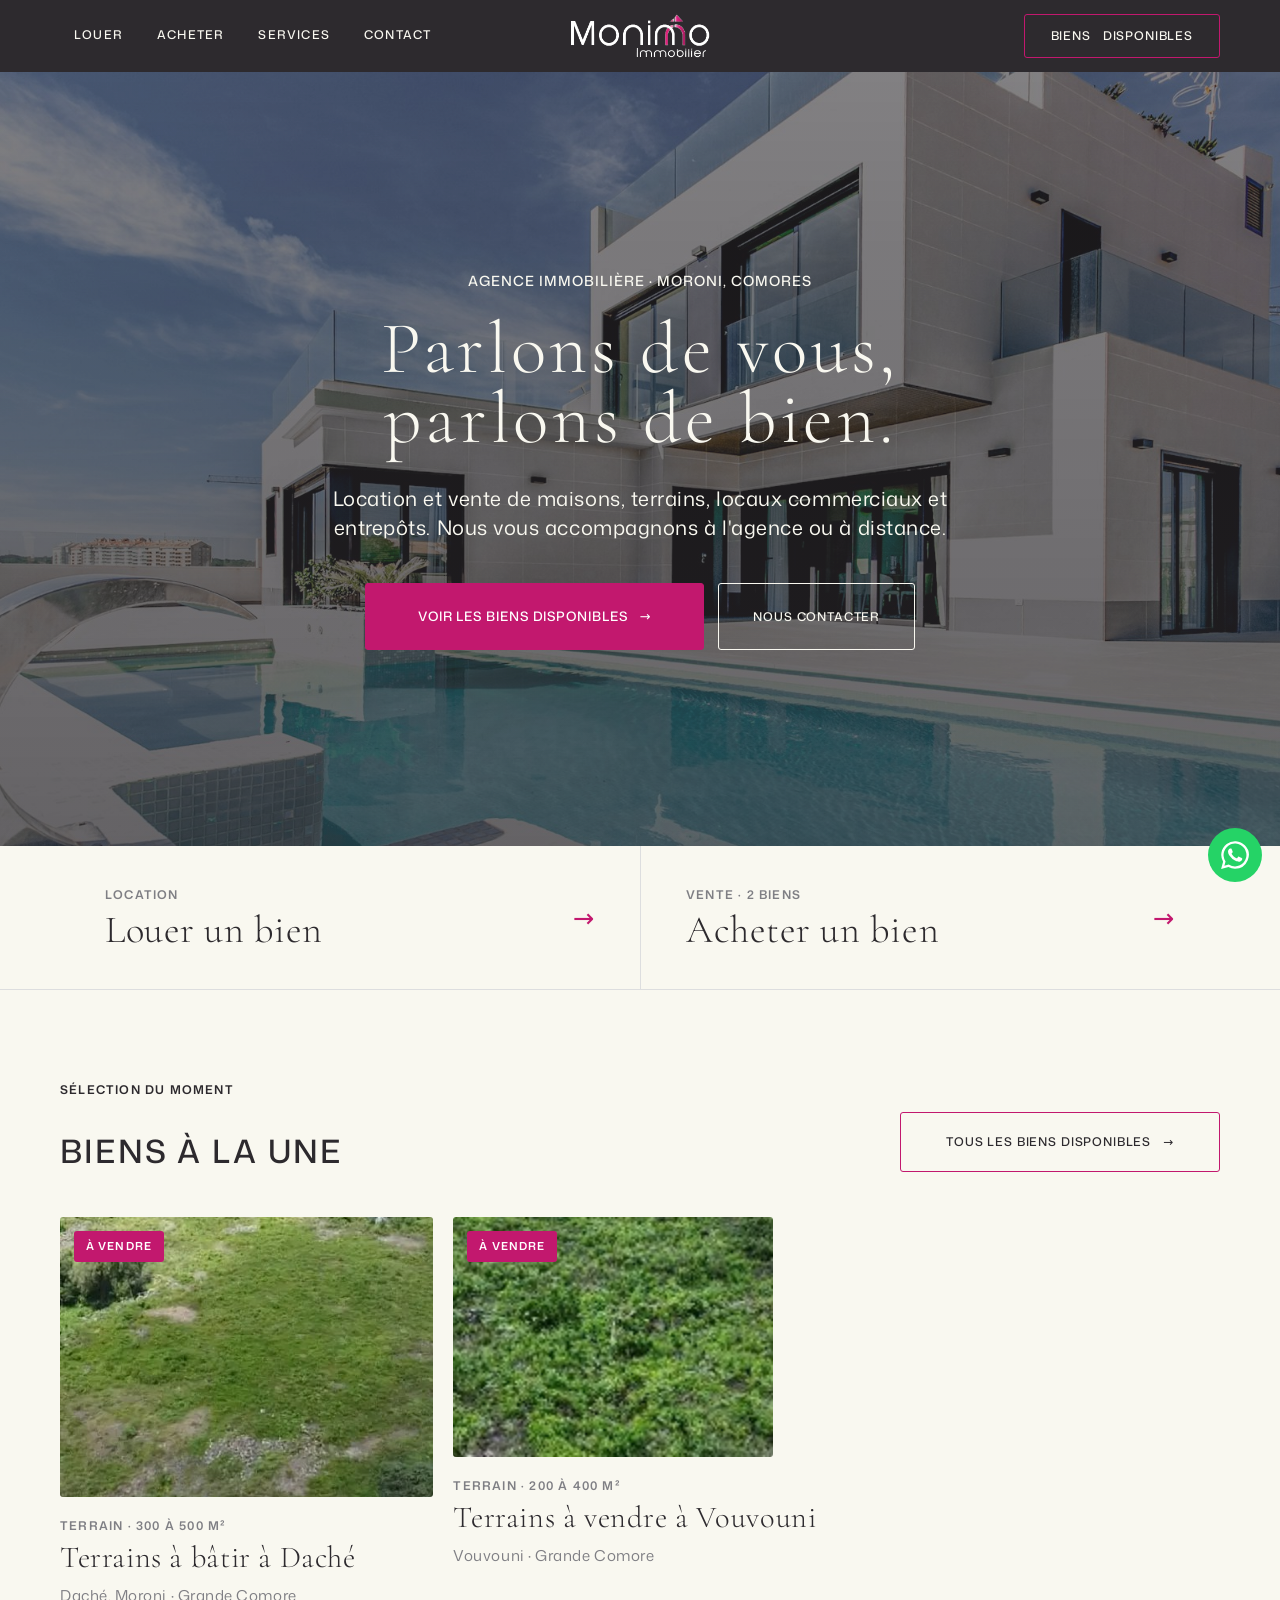
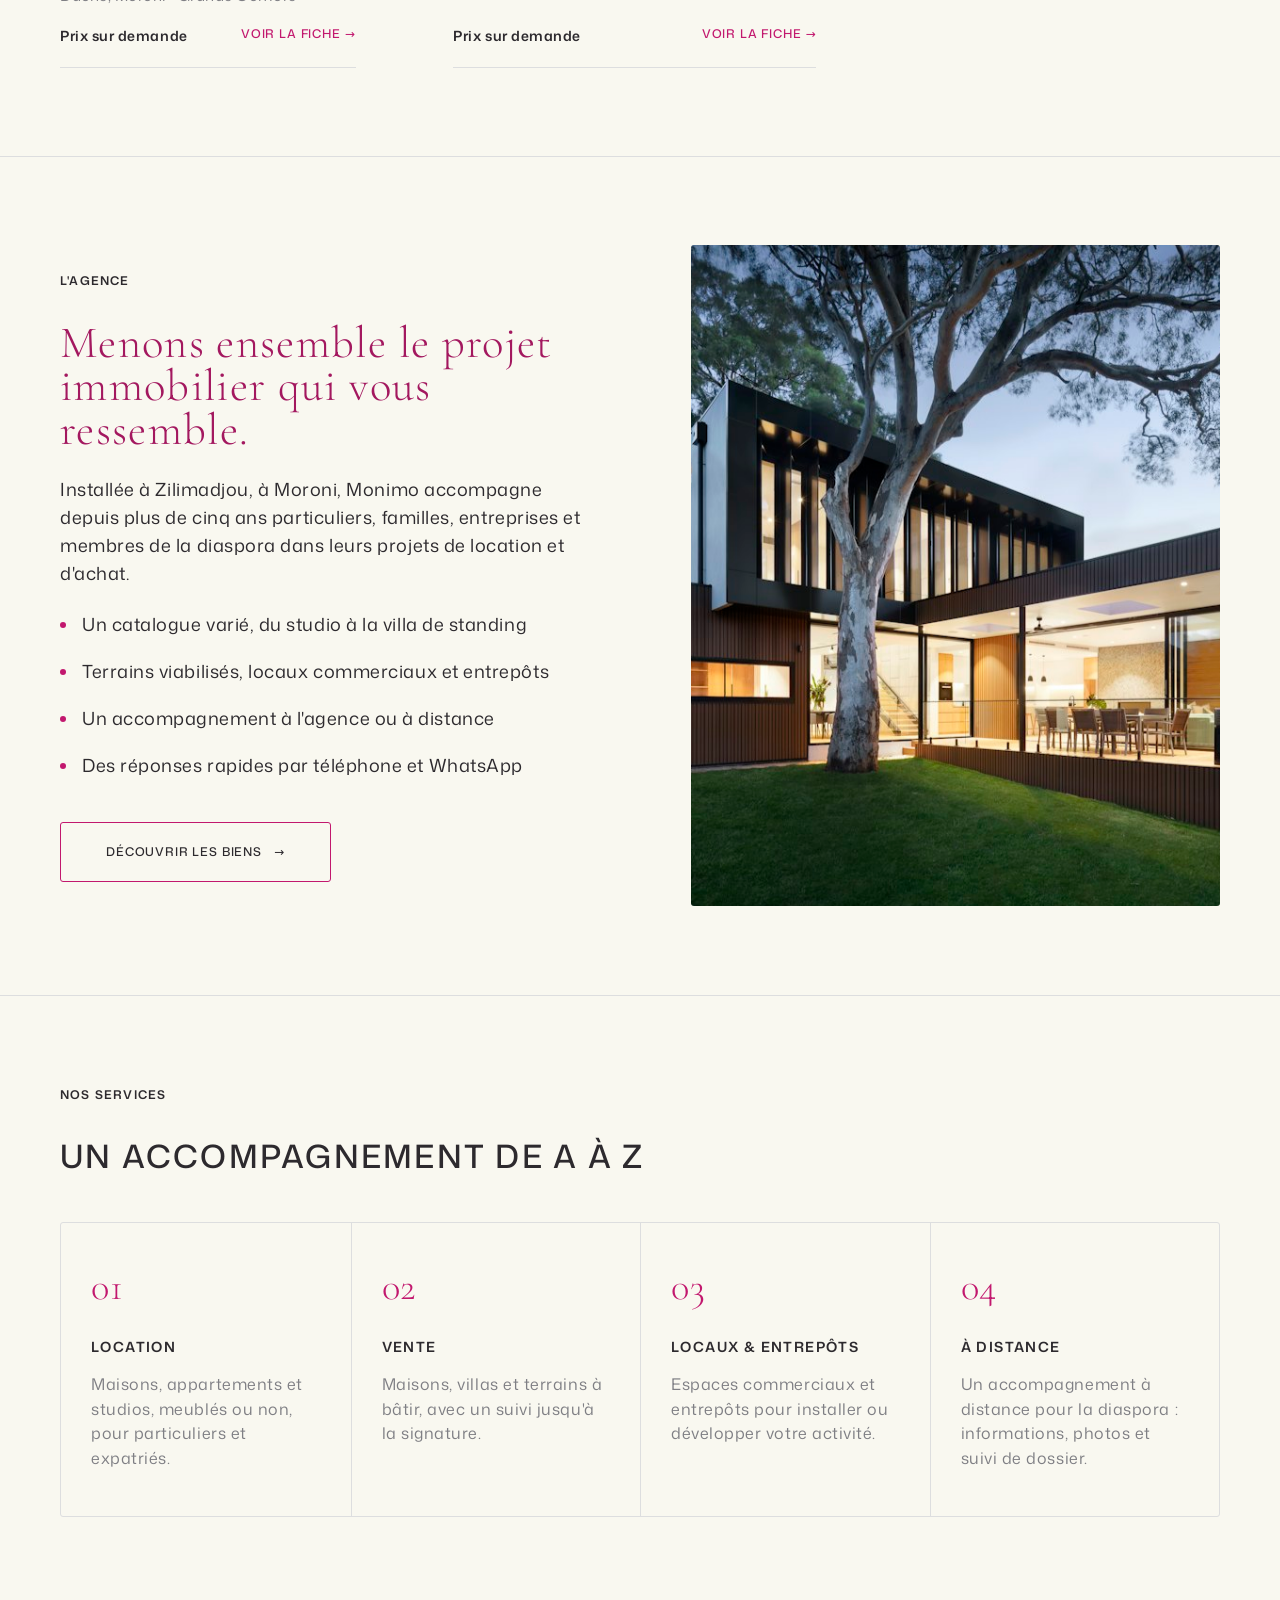
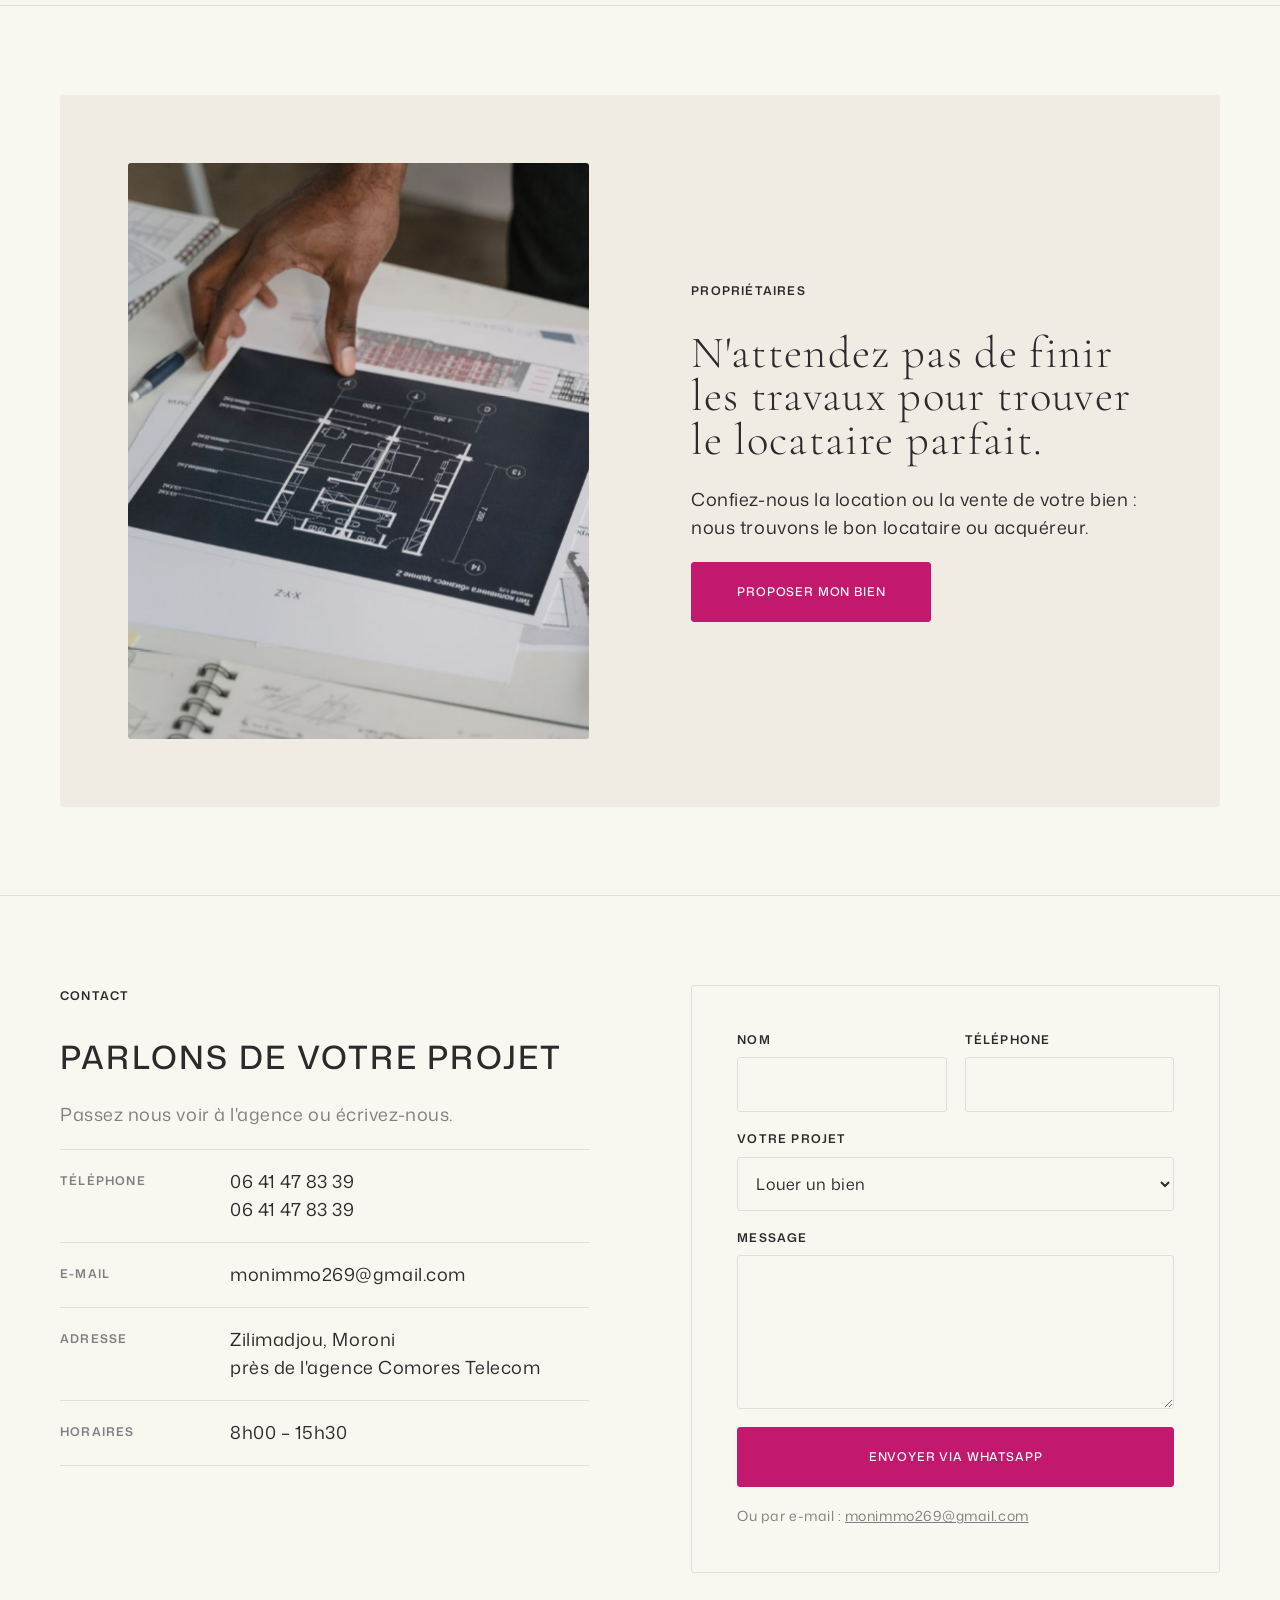
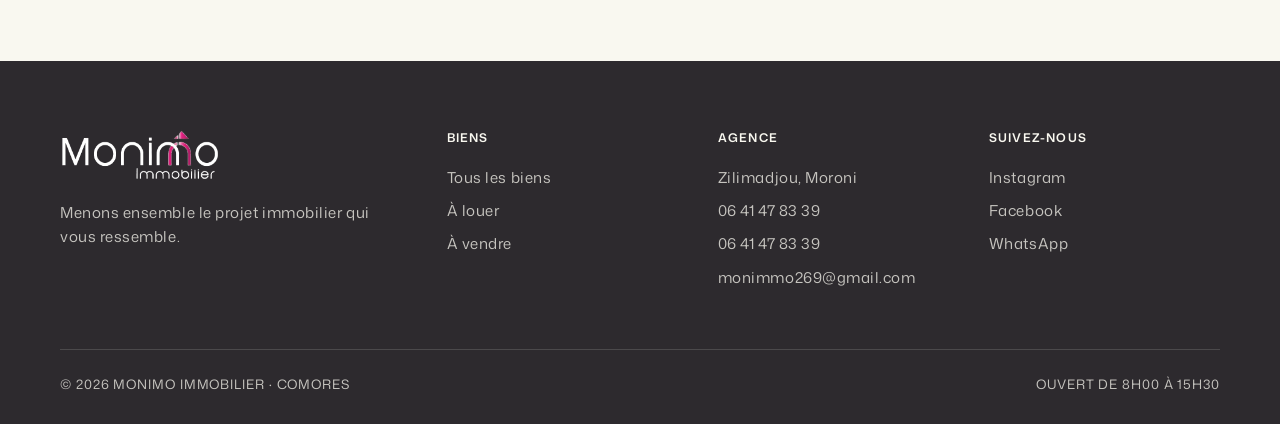
<file: index.html>
<!doctype html>
<html lang="fr">
<head>
  <meta charset="utf-8">
  <meta name="viewport" content="width=device-width, initial-scale=1">
  <title>Monimo Immobilier — Agence immobilière aux Comores</title>
  <meta name="description" content="Monimo Immobilier, agence immobilière à Moroni (Zilimadjou). Biens à louer et à vendre aux Comores : maisons, terrains, locaux commerciaux, entrepôts.">
  <link rel="icon" href="assets/img/logo-monimo.png" type="image/png">
  <link rel="stylesheet" href="assets/css/style.css">
</head>
<body>

  <header class="nav">
    <div class="container nav__inner">
      <button class="burger" type="button" aria-label="Menu" aria-expanded="false" aria-controls="nav-links">
        <svg viewBox="0 0 24 24" fill="none" stroke="currentColor" stroke-width="1.6" stroke-linecap="round"><path d="M4 7h16M4 12h16M4 17h16"/></svg>
      </button>
      <nav class="nav__links" id="nav-links" aria-label="Navigation principale">
        <a href="biens.html?type=location">Louer</a>
        <a href="biens.html?type=vente">Acheter</a>
        <a href="#services">Services</a>
        <a href="#contact">Contact</a>
      </nav>
      <a class="nav__logo" href="index.html" aria-label="Monimo Immobilier — accueil"><img src="assets/img/logo-monimo-blanc.png" alt="Monimo Immobilier"></a>
      <div class="nav__cta"><a class="btn" href="biens.html">Biens<span class="long"> disponibles</span></a></div>
    </div>
  </header>

  <main>
    <!-- Hero : le lien principal mène aux biens disponibles -->
    <section class="hero">
      <div class="hero__inner">
        <span class="eyebrow">Agence immobilière · Moroni, Comores</span>
        <h1 class="display">Parlons de vous,<br>parlons de bien.</h1>
        <p class="hero__lead">Location et vente de maisons, terrains, locaux commerciaux et entrepôts. Nous vous accompagnons à l'agence ou à distance.</p>
        <div class="hero__actions">
          <a class="btn btn--solid btn--big" href="biens.html">Voir les biens disponibles <span class="arrow" aria-hidden="true">→</span></a>
          <a class="btn btn--light" href="#contact">Nous contacter</a>
        </div>
      </div>
    </section>

    <!-- Accès direct : louer / acheter -->
    <section class="paths" aria-label="Accès direct aux biens">
      <div class="container paths__grid">
        <a class="path" href="biens.html?type=location">
          <span><span class="path__label">Location</span><span class="path__title">Louer un bien</span></span>
          <span class="path__arrow" aria-hidden="true">→</span>
        </a>
        <a class="path" href="biens.html?type=vente">
          <span><span class="path__label">Vente · <span data-count="vente"></span></span><span class="path__title">Acheter un bien</span></span>
          <span class="path__arrow" aria-hidden="true">→</span>
        </a>
      </div>
    </section>

    <!-- Sélection -->
    <section class="section">
      <div class="container">
        <div class="section__head">
          <div>
            <span class="eyebrow">Sélection du moment</span>
            <h2 class="heading">Biens à la une</h2>
          </div>
          <a class="btn" href="biens.html">Tous les biens disponibles <span class="arrow" aria-hidden="true">→</span></a>
        </div>
        <div class="listings" id="featured"></div>
      </div>
    </section>

    <!-- L'agence -->
    <section class="section" id="agence">
      <div class="container split">
        <div>
          <span class="eyebrow">L'agence</span>
          <h2 class="display-md display--brand">Menons ensemble le projet immobilier qui vous ressemble.</h2>
          <p>Installée à Zilimadjou, à Moroni, Monimo accompagne depuis plus de cinq ans particuliers, familles, entreprises et membres de la diaspora dans leurs projets de location et d'achat.</p>
          <ul class="features">
            <li>Un catalogue varié, du studio à la villa de standing</li>
            <li>Terrains viabilisés, locaux commerciaux et entrepôts</li>
            <li>Un accompagnement à l'agence ou à distance</li>
            <li>Des réponses rapides par téléphone et WhatsApp</li>
          </ul>
          <a class="btn" href="biens.html">Découvrir les biens <span class="arrow" aria-hidden="true">→</span></a>
        </div>
        <div class="split__media">
          <img src="assets/img/agence.jpg" alt="Maison contemporaine" loading="lazy">
        </div>
      </div>
    </section>

    <!-- Services -->
    <section class="section" id="services">
      <div class="container">
        <span class="eyebrow">Nos services</span>
        <h2 class="heading">Un accompagnement de A à Z</h2>
        <div class="services" style="margin-top:45px">
          <article class="service">
            <span class="service__num">01</span>
            <h3>Location</h3>
            <p>Maisons, appartements et studios, meublés ou non, pour particuliers et expatriés.</p>
          </article>
          <article class="service">
            <span class="service__num">02</span>
            <h3>Vente</h3>
            <p>Maisons, villas et terrains à bâtir, avec un suivi jusqu'à la signature.</p>
          </article>
          <article class="service">
            <span class="service__num">03</span>
            <h3>Locaux & entrepôts</h3>
            <p>Espaces commerciaux et entrepôts pour installer ou développer votre activité.</p>
          </article>
          <article class="service">
            <span class="service__num">04</span>
            <h3>À distance</h3>
            <p>Un accompagnement à distance pour la diaspora : informations, photos et suivi de dossier.</p>
          </article>
        </div>
      </div>
    </section>

    <!-- Propriétaires -->
    <section class="section">
      <div class="container">
        <div class="panel split split--reverse">
          <div>
            <span class="eyebrow">Propriétaires</span>
            <h2 class="display-md">N'attendez pas de finir les travaux pour trouver le locataire parfait.</h2>
            <p>Confiez-nous la location ou la vente de votre bien : nous trouvons le bon locataire ou acquéreur.</p>
            <a class="btn btn--solid" target="_blank" rel="noopener" href="https://wa.me/33641478339?text=Bonjour%20Monimo%2C%20je%20souhaite%20vous%20confier%20mon%20bien.">Proposer mon bien</a>
          </div>
          <div class="split__media">
            <img src="assets/img/proprietaires.jpg" alt="Plans d’architecte et photos de projet" loading="lazy">
          </div>
        </div>
      </div>
    </section>

    <!-- Contact -->
    <section class="section" id="contact">
      <div class="container split" style="align-items:start">
        <div>
          <span class="eyebrow">Contact</span>
          <h2 class="heading">Parlons de votre projet</h2>
          <p class="muted">Passez nous voir à l'agence ou écrivez-nous.</p>
          <dl class="contact-list">
            <div><dt>Téléphone</dt><dd><a href="tel:+33641478339">06 41 47 83 39</a><br><a href="tel:+33641478339">06 41 47 83 39</a></dd></div>
            <div><dt>E-mail</dt><dd><a href="mailto:monimmo269@gmail.com">monimmo269@gmail.com</a></dd></div>
            <div><dt>Adresse</dt><dd>Zilimadjou, Moroni<br>près de l'agence Comores Telecom</dd></div>
            <div><dt>Horaires</dt><dd>8h00 – 15h30</dd></div>
          </dl>
        </div>
        <form class="form" id="contact-form">
          <div class="form__row">
            <label>Nom<input name="nom" required autocomplete="name"></label>
            <label>Téléphone<input name="tel" type="tel" autocomplete="tel"></label>
          </div>
          <label>Votre projet
            <select name="projet">
              <option>Louer un bien</option>
              <option>Acheter un bien</option>
              <option>Mettre mon bien en location</option>
              <option>Vendre mon bien</option>
              <option>Autre demande</option>
            </select>
          </label>
          <label>Message<textarea name="message" rows="5" required></textarea></label>
          <button class="btn btn--solid" type="submit">Envoyer via WhatsApp</button>
          <small>Ou par e-mail : <a href="mailto:monimmo269@gmail.com">monimmo269@gmail.com</a></small>
        </form>
      </div>
    </section>
  </main>

  <footer class="footer">
    <div class="container">
      <div class="footer__grid">
        <div>
          <img class="footer__logo" src="assets/img/logo-monimo-blanc.png" alt="Monimo Immobilier">
          <p>Menons ensemble le projet immobilier qui vous ressemble.</p>
        </div>
        <div>
          <h4>Biens</h4>
          <ul>
            <li><a href="biens.html">Tous les biens</a></li>
            <li><a href="biens.html?type=location">À louer</a></li>
            <li><a href="biens.html?type=vente">À vendre</a></li>
          </ul>
        </div>
        <div>
          <h4>Agence</h4>
          <ul>
            <li>Zilimadjou, Moroni</li>
            <li><a href="tel:+33641478339">06 41 47 83 39</a></li>
            <li><a href="tel:+33641478339">06 41 47 83 39</a></li>
            <li><a href="mailto:monimmo269@gmail.com">monimmo269@gmail.com</a></li>
          </ul>
        </div>
        <div>
          <h4>Suivez-nous</h4>
          <ul>
            <li><a href="https://www.instagram.com/monimo_comores/" target="_blank" rel="noopener">Instagram</a></li>
            <li><a href="https://www.facebook.com/p/Monimo-Immobilier-100064006390768/" target="_blank" rel="noopener">Facebook</a></li>
            <li><a href="https://wa.me/33641478339" target="_blank" rel="noopener">WhatsApp</a></li>
          </ul>
        </div>
      </div>
      <div class="footer__bottom">
        <span>© <span id="year">2026</span> Monimo Immobilier · Comores</span>
        <span>Ouvert de 8h00 à 15h30</span>
      </div>
    </div>
  </footer>

  <a class="wa-float" href="https://wa.me/33641478339" target="_blank" rel="noopener" aria-label="Écrire à Monimo sur WhatsApp">
    <svg viewBox="0 0 24 24" fill="currentColor"><path d="M17.5 14.4c-.3-.1-1.8-.9-2-1s-.5-.1-.7.2-.8 1-.9 1.1-.3.2-.6.1a8.2 8.2 0 0 1-2.4-1.5 9 9 0 0 1-1.7-2.1c-.2-.3 0-.5.1-.6l.4-.5.3-.5v-.5l-.9-2.2c-.2-.6-.5-.5-.7-.5h-.6a1.1 1.1 0 0 0-.8.4 3.4 3.4 0 0 0-1 2.5 5.9 5.9 0 0 0 1.2 3.1 13.4 13.4 0 0 0 5.2 4.6c1.9.8 2.7.9 3.6.7a3.1 3.1 0 0 0 2-1.4 2.5 2.5 0 0 0 .2-1.4c-.1-.1-.3-.2-.6-.4ZM12 21.8a9.9 9.9 0 0 1-5-1.4l-.4-.2-3.7 1 1-3.6-.2-.4A9.8 9.8 0 1 1 12 21.8Zm8.4-18.2A11.8 11.8 0 0 0 1.8 17.8L.1 24l6.3-1.7a11.8 11.8 0 0 0 5.6 1.4A11.8 11.8 0 0 0 20.4 3.6Z"/></svg>
  </a>

  <dialog class="modal" id="bien-modal" aria-label="Fiche du bien">
    <button class="modal__close" type="button" aria-label="Fermer">×</button>
    <div class="modal__content"></div>
  </dialog>

  <script src="assets/js/biens.js"></script>
  <script src="assets/js/main.js"></script>
</body>
</html>
</file>
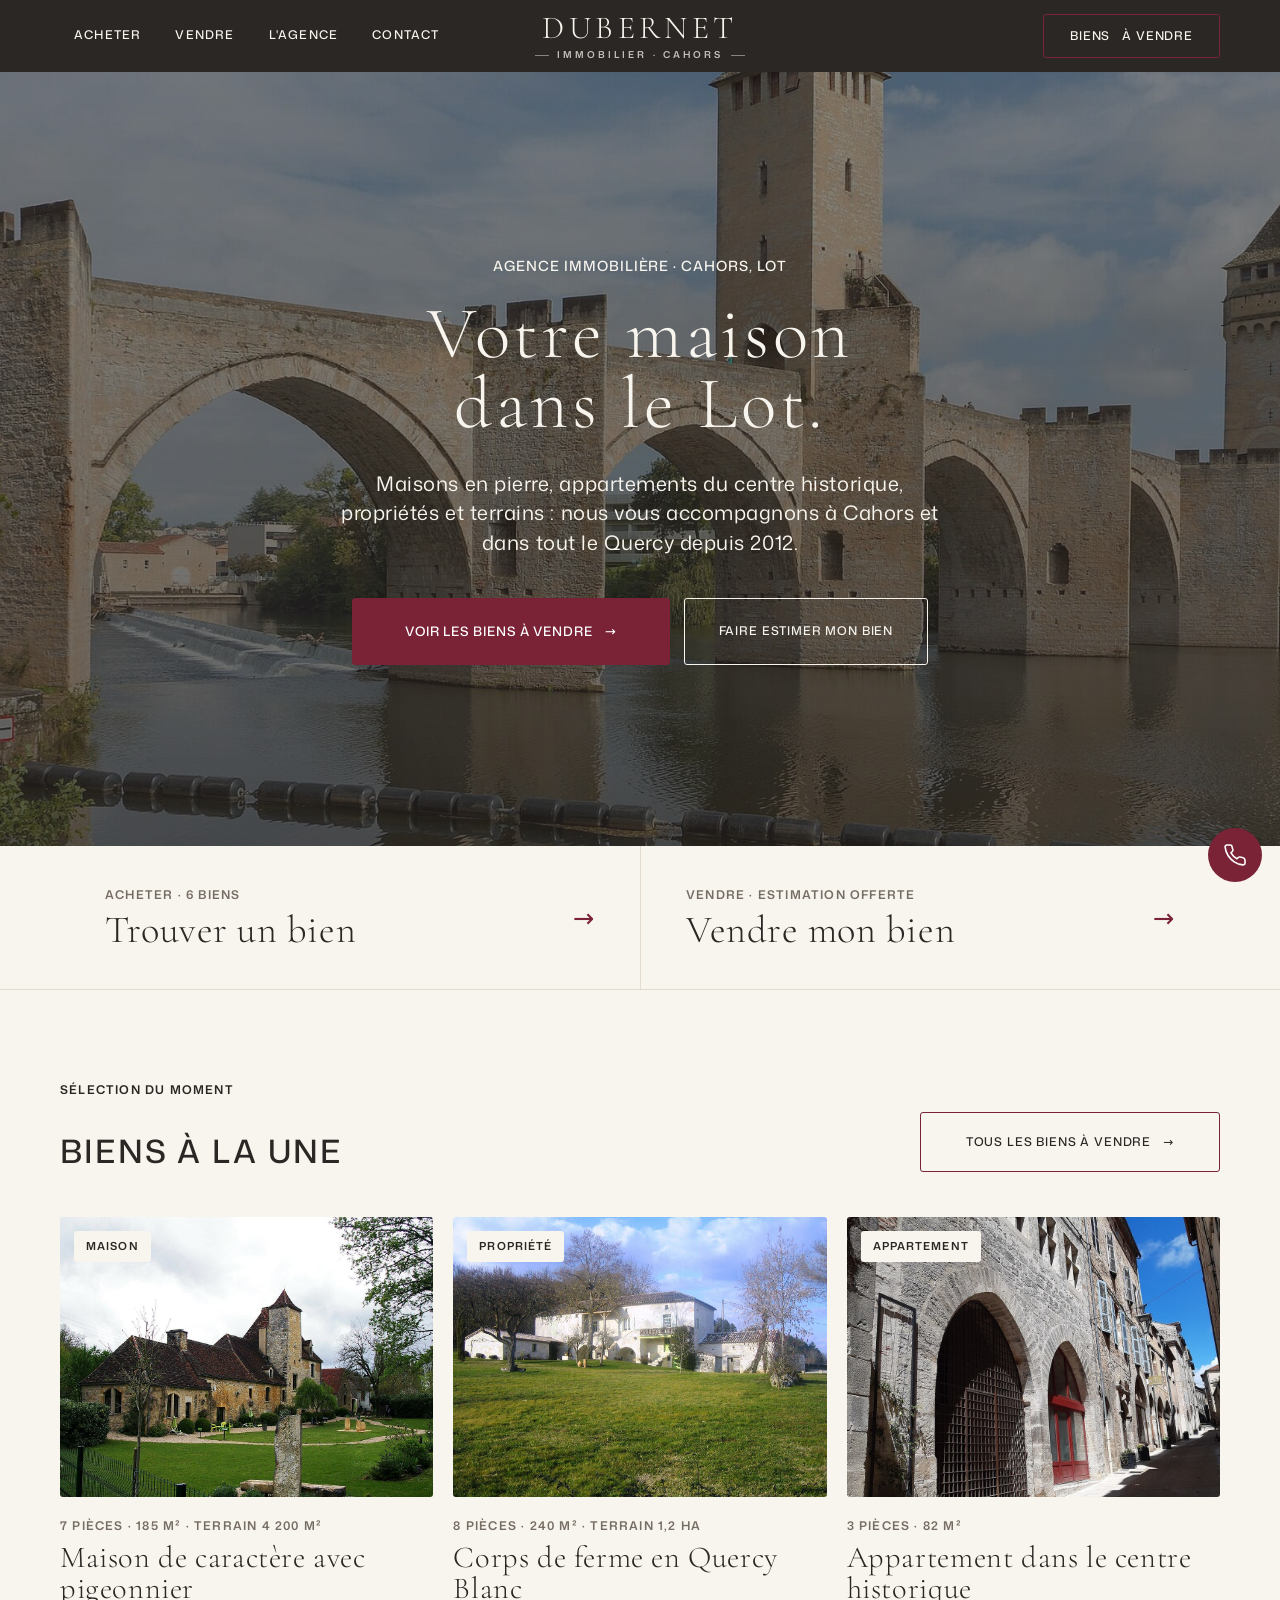
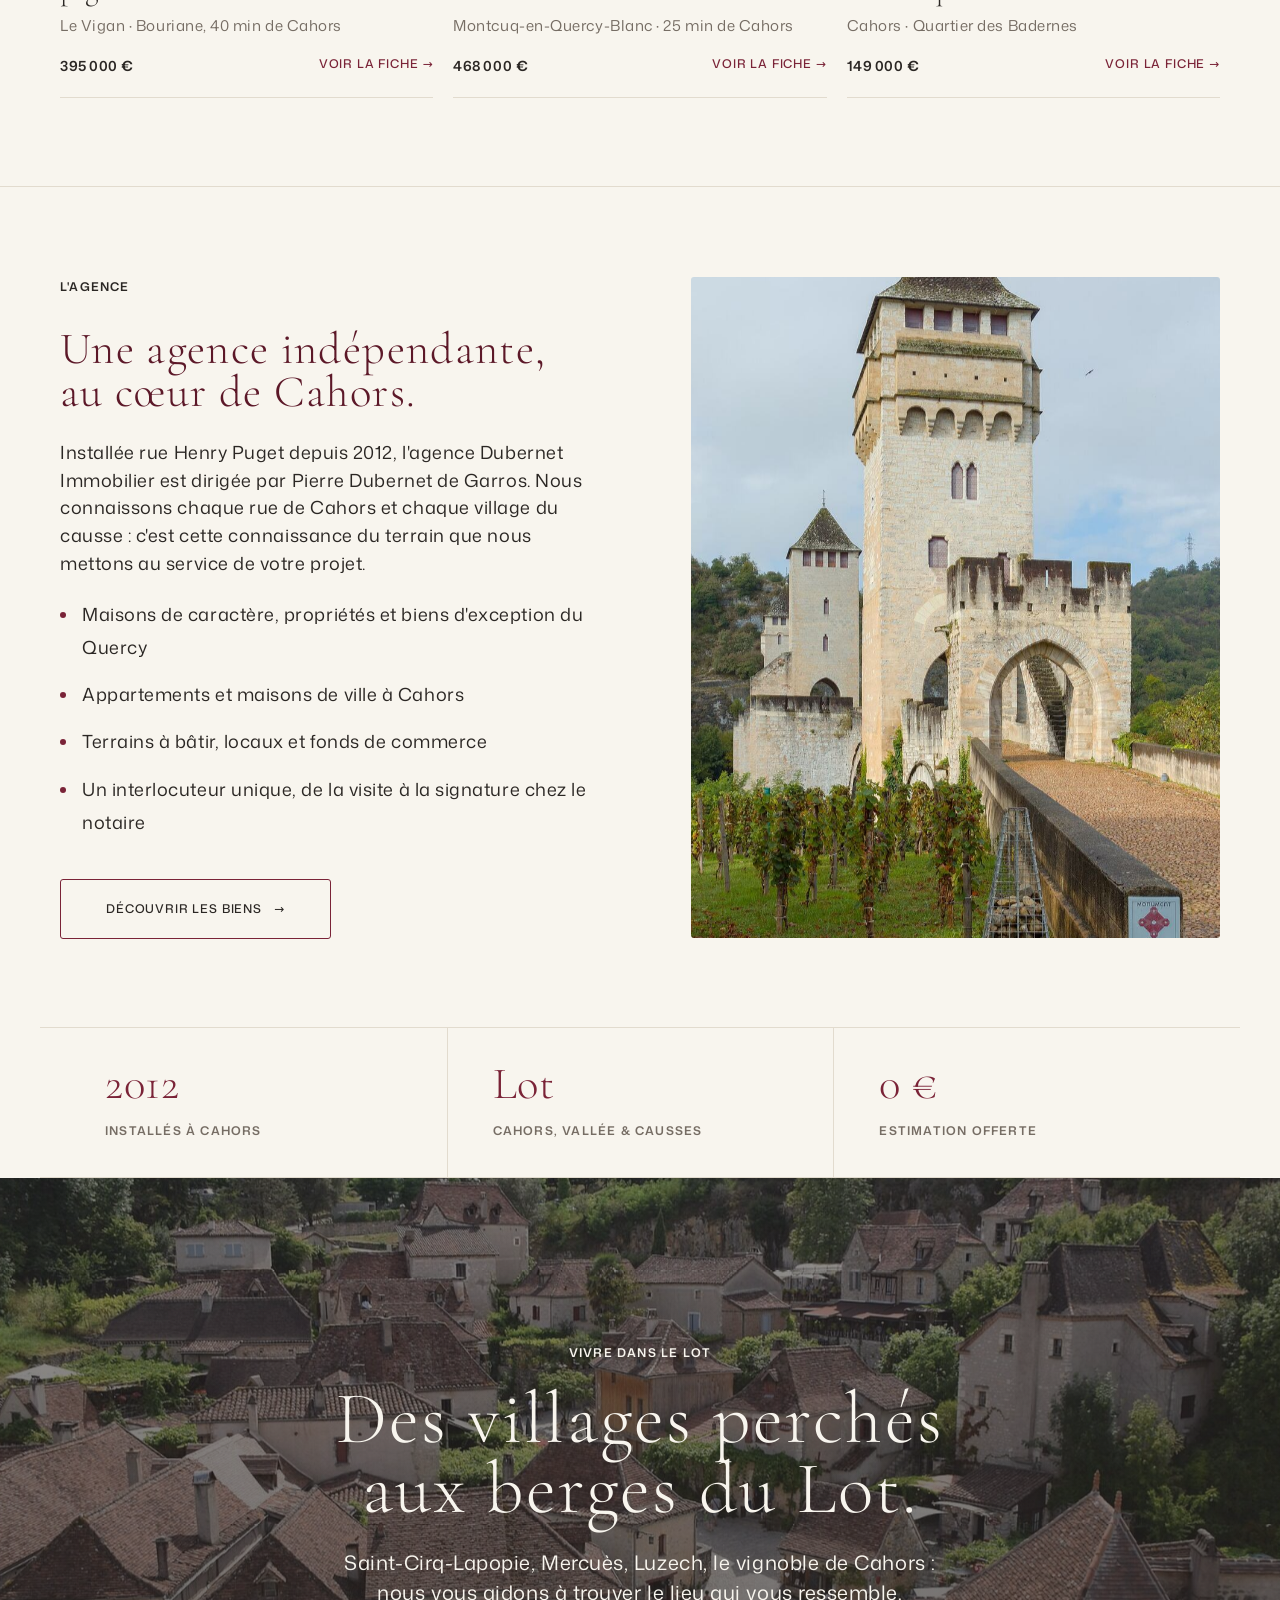
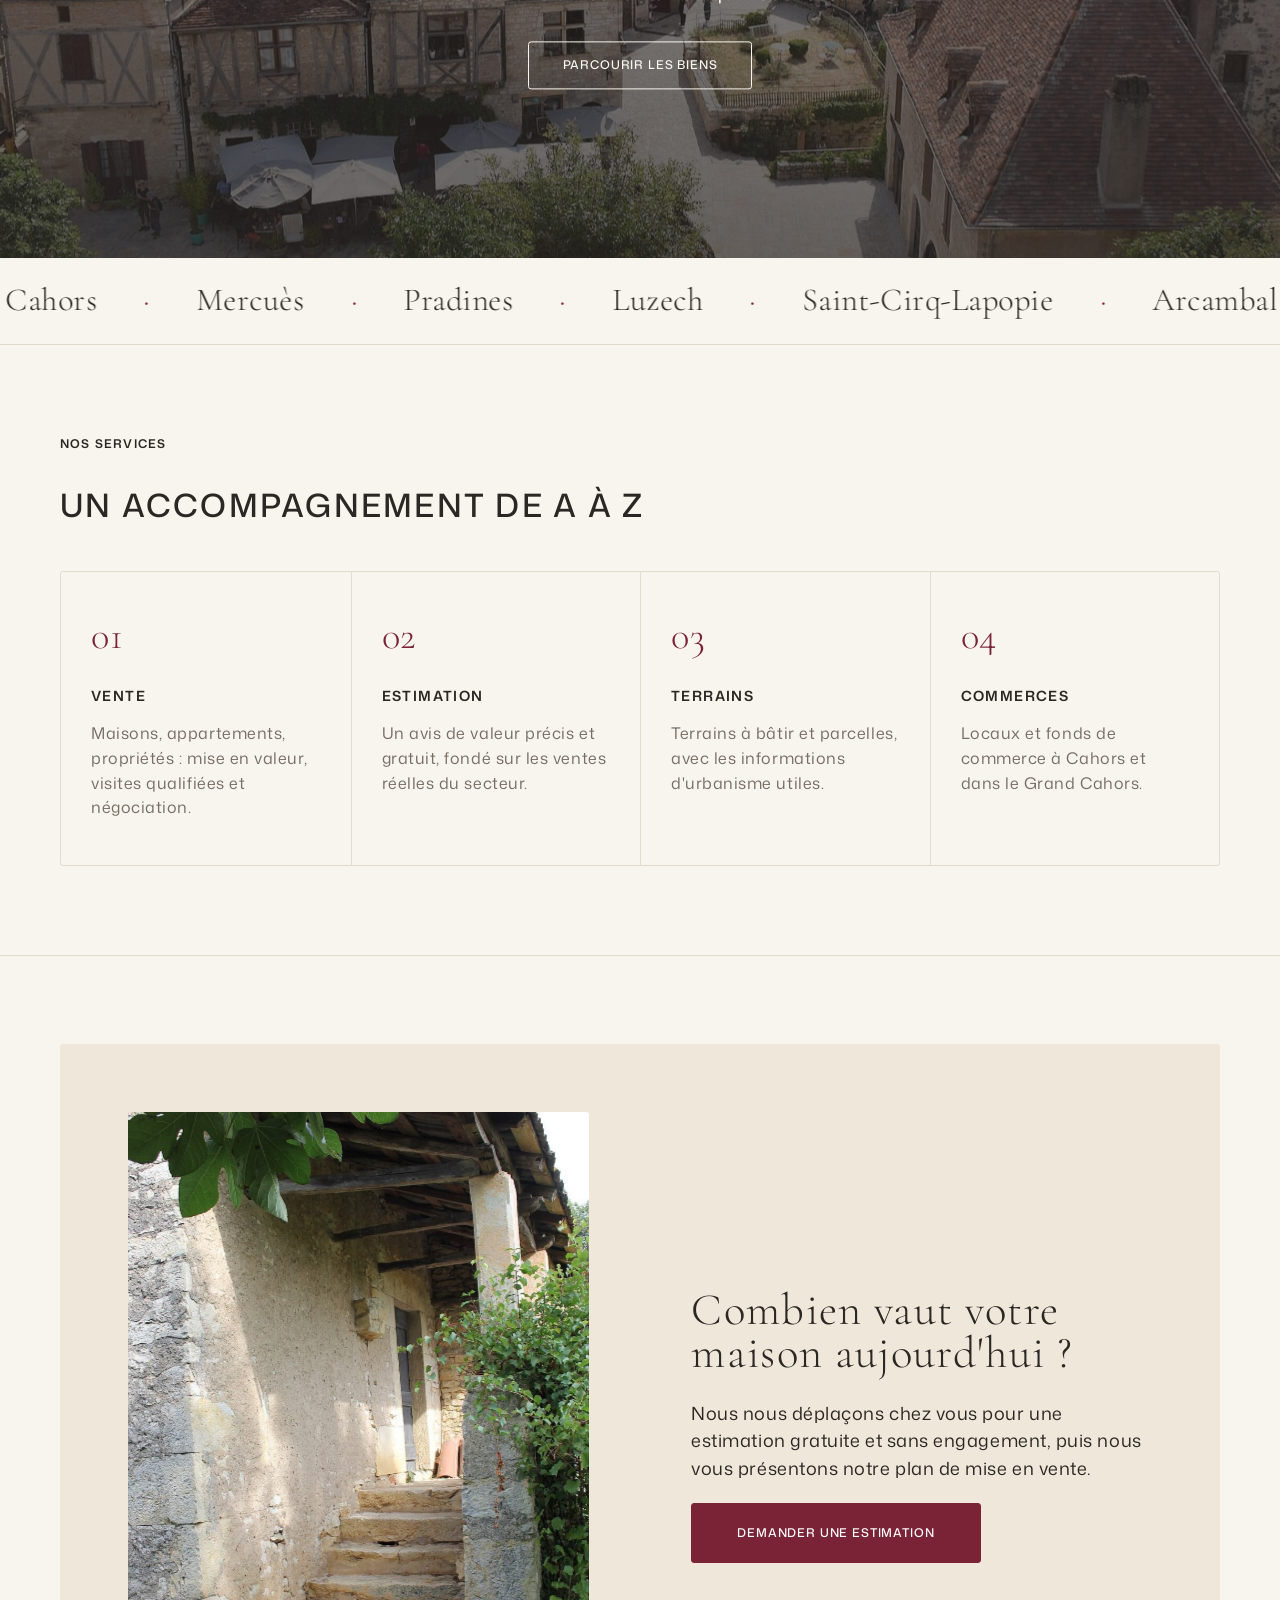
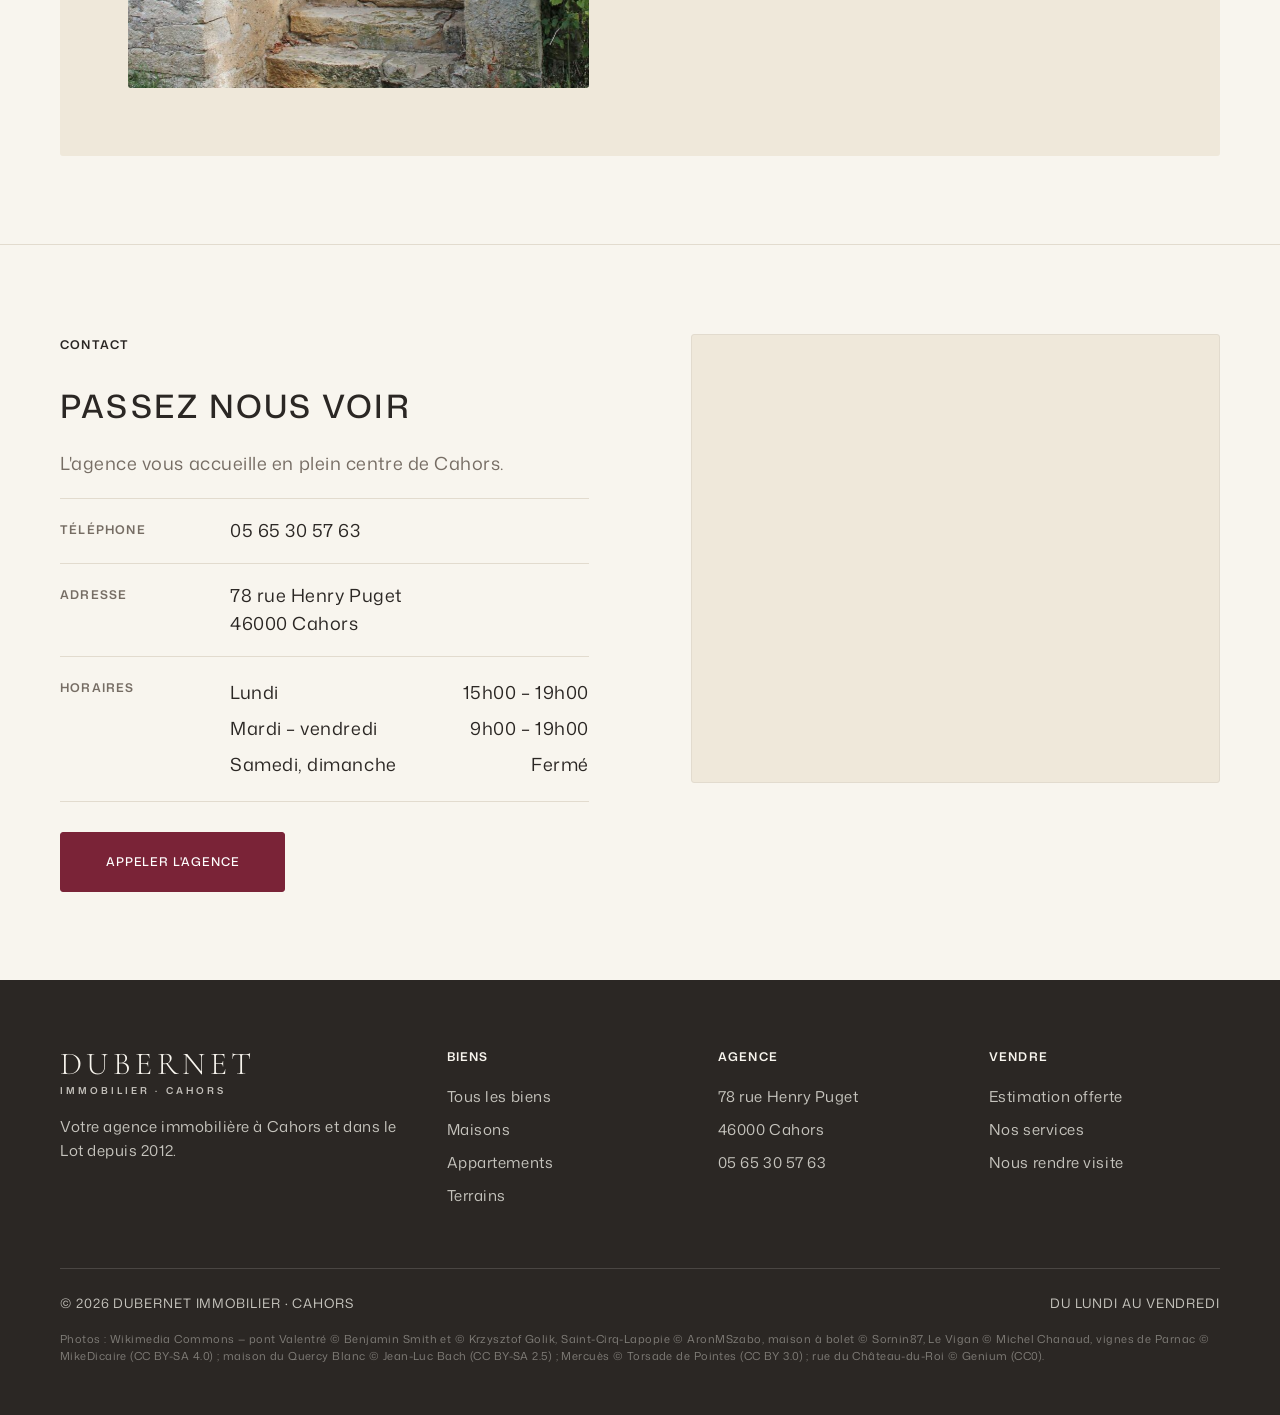
<file: dubernet/index.html>
<!doctype html>
<html lang="fr">
<head>
  <meta charset="utf-8">
  <meta name="viewport" content="width=device-width, initial-scale=1">
  <title>Dubernet Immobilier — Agence immobilière à Cahors (Lot)</title>
  <meta name="description" content="Dubernet Immobilier, agence immobilière au 78 rue Henry Puget à Cahors depuis 2012. Vente de maisons, appartements, propriétés et terrains dans le Lot, estimation de votre bien.">
  <link rel="icon" href="data:image/svg+xml,%3Csvg xmlns='http://www.w3.org/2000/svg' viewBox='0 0 64 64'%3E%3Crect width='64' height='64' rx='4' fill='%237A2337'/%3E%3Ctext x='32' y='45' font-family='Georgia,serif' font-size='38' text-anchor='middle' fill='%23F8F5EE'%3ED%3C/text%3E%3C/svg%3E">
  <link rel="stylesheet" href="assets/css/style.css">
</head>
<body>

  <header class="nav">
    <div class="container nav__inner">
      <button class="burger" type="button" aria-label="Menu" aria-expanded="false" aria-controls="nav-links">
        <svg viewBox="0 0 24 24" fill="none" stroke="currentColor" stroke-width="1.6" stroke-linecap="round"><path d="M4 7h16M4 12h16M4 17h16"/></svg>
      </button>
      <nav class="nav__links" id="nav-links" aria-label="Navigation principale">
        <a href="biens.html">Acheter</a>
        <a href="#vendre">Vendre</a>
        <a href="#agence">L'agence</a>
        <a href="#contact">Contact</a>
      </nav>
      <a class="nav__logo logo" href="index.html" aria-label="Dubernet Immobilier — accueil">
        <span class="logo__name">Dubernet</span>
        <span class="logo__sub">Immobilier · Cahors</span>
      </a>
      <div class="nav__cta"><a class="btn" href="biens.html">Biens<span class="long"> à vendre</span></a></div>
    </div>
  </header>

  <main>
    <!-- Hero : pont Valentré -->
    <section class="hero">
      <div class="hero__inner">
        <span class="eyebrow">Agence immobilière · Cahors, Lot</span>
        <h1 class="display">Votre maison<br>dans le Lot.</h1>
        <p class="hero__lead">Maisons en pierre, appartements du centre historique, propriétés et terrains : nous vous accompagnons à Cahors et dans tout le Quercy depuis 2012.</p>
        <div class="hero__actions">
          <a class="btn btn--solid btn--big" href="biens.html">Voir les biens à vendre <span class="arrow" aria-hidden="true">→</span></a>
          <a class="btn btn--light" href="#vendre">Faire estimer mon bien</a>
        </div>
      </div>
    </section>

    <!-- Accès direct : acheter / vendre -->
    <section class="paths" aria-label="Accès direct">
      <div class="container paths__grid">
        <a class="path" href="biens.html">
          <span><span class="path__label">Acheter · <span data-count="all"></span></span><span class="path__title">Trouver un bien</span></span>
          <span class="path__arrow" aria-hidden="true">→</span>
        </a>
        <a class="path" href="#vendre">
          <span><span class="path__label">Vendre · estimation offerte</span><span class="path__title">Vendre mon bien</span></span>
          <span class="path__arrow" aria-hidden="true">→</span>
        </a>
      </div>
    </section>

    <!-- Sélection -->
    <section class="section">
      <div class="container">
        <div class="section__head">
          <div>
            <span class="eyebrow">Sélection du moment</span>
            <h2 class="heading">Biens à la une</h2>
          </div>
          <a class="btn" href="biens.html">Tous les biens à vendre <span class="arrow" aria-hidden="true">→</span></a>
        </div>
        <div class="listings" id="featured"></div>
      </div>
    </section>

    <!-- L'agence -->
    <section class="section" id="agence">
      <div class="container split">
        <div>
          <span class="eyebrow">L'agence</span>
          <h2 class="display-md display--brand">Une agence indépendante, au cœur de Cahors.</h2>
          <p>Installée rue Henry Puget depuis 2012, l'agence Dubernet Immobilier est dirigée par Pierre Dubernet de Garros. Nous connaissons chaque rue de Cahors et chaque village du causse : c'est cette connaissance du terrain que nous mettons au service de votre projet.</p>
          <ul class="features">
            <li>Maisons de caractère, propriétés et biens d'exception du Quercy</li>
            <li>Appartements et maisons de ville à Cahors</li>
            <li>Terrains à bâtir, locaux et fonds de commerce</li>
            <li>Un interlocuteur unique, de la visite à la signature chez le notaire</li>
          </ul>
          <a class="btn" href="biens.html">Découvrir les biens <span class="arrow" aria-hidden="true">→</span></a>
        </div>
        <div class="split__media">
          <img src="assets/img/agence-pont-valentre.jpg" alt="La tour du pont Valentré, à Cahors" loading="lazy">
        </div>
      </div>
    </section>

    <!-- Chiffres clés -->
    <section class="stats-wrap" aria-label="L'agence en bref">
      <div class="container stats" style="border-top:1px solid var(--ash)">
        <div class="stat"><span class="stat__value">2012</span><span class="stat__label">Installés à Cahors</span></div>
        <div class="stat"><span class="stat__value">Lot</span><span class="stat__label">Cahors, vallée & causses</span></div>
        <div class="stat"><span class="stat__value">0 €</span><span class="stat__label">Estimation offerte</span></div>
      </div>
    </section>

    <!-- Bandeau parallaxe plein cadre -->
    <section class="band" aria-label="Vivre dans le Lot">
      <div class="band__inner">
        <span class="eyebrow">Vivre dans le Lot</span>
        <h2 class="display">Des villages perchés<br>aux berges du Lot.</h2>
        <p>Saint-Cirq-Lapopie, Mercuès, Luzech, le vignoble de Cahors : nous vous aidons à trouver le lieu qui vous ressemble.</p>
        <a class="btn btn--light" href="biens.html">Parcourir les biens</a>
      </div>
    </section>

    <!-- Communes (défilent au scroll) -->
    <div class="towns" aria-hidden="true">
      <div class="towns__track">
        <span>Cahors</span><span>Mercuès</span><span>Pradines</span><span>Luzech</span><span>Saint-Cirq-Lapopie</span><span>Arcambal</span><span>Lalbenque</span><span>Douelle</span><span>Parnac</span><span>Montcuq</span><span>Catus</span><span>Puy-l'Évêque</span>
        <span>Cahors</span><span>Mercuès</span><span>Pradines</span><span>Luzech</span><span>Saint-Cirq-Lapopie</span><span>Arcambal</span><span>Lalbenque</span><span>Douelle</span>
      </div>
    </div>

    <!-- Services -->
    <section class="section" id="services">
      <div class="container">
        <span class="eyebrow">Nos services</span>
        <h2 class="heading">Un accompagnement de A à Z</h2>
        <div class="services" style="margin-top:45px">
          <article class="service">
            <span class="service__num">01</span>
            <h3>Vente</h3>
            <p>Maisons, appartements, propriétés : mise en valeur, visites qualifiées et négociation.</p>
          </article>
          <article class="service">
            <span class="service__num">02</span>
            <h3>Estimation</h3>
            <p>Un avis de valeur précis et gratuit, fondé sur les ventes réelles du secteur.</p>
          </article>
          <article class="service">
            <span class="service__num">03</span>
            <h3>Terrains</h3>
            <p>Terrains à bâtir et parcelles, avec les informations d'urbanisme utiles.</p>
          </article>
          <article class="service">
            <span class="service__num">04</span>
            <h3>Commerces</h3>
            <p>Locaux et fonds de commerce à Cahors et dans le Grand Cahors.</p>
          </article>
        </div>
      </div>
    </section>

    <!-- Vendeurs -->
    <section class="section" id="vendre">
      <div class="container">
        <div class="panel split split--reverse">
          <div>
            <span class="eyebrow">Vendeurs</span>
            <h2 class="display-md">Combien vaut votre maison aujourd'hui ?</h2>
            <p>Nous nous déplaçons chez vous pour une estimation gratuite et sans engagement, puis nous vous présentons notre plan de mise en vente.</p>
            <a class="btn btn--solid" href="tel:+33565305763">Demander une estimation</a>
          </div>
          <div class="split__media">
            <img src="assets/img/vendeurs.jpg" alt="Escalier en pierre d'une maison quercynoise à bolet" loading="lazy">
          </div>
        </div>
      </div>
    </section>

    <!-- Contact -->
    <section class="section" id="contact">
      <div class="container split" style="align-items:start">
        <div>
          <span class="eyebrow">Contact</span>
          <h2 class="heading">Passez nous voir</h2>
          <p class="muted">L'agence vous accueille en plein centre de Cahors.</p>
          <dl class="contact-list">
            <div><dt>Téléphone</dt><dd><a href="tel:+33565305763">05 65 30 57 63</a></dd></div>
            <div><dt>Adresse</dt><dd>78 rue Henry Puget<br>46000 Cahors</dd></div>
            <div><dt>Horaires</dt><dd>
              <table class="hours">
                <tr><td>Lundi</td><td>15h00 – 19h00</td></tr>
                <tr><td>Mardi – vendredi</td><td>9h00 – 19h00</td></tr>
                <tr><td>Samedi, dimanche</td><td>Fermé</td></tr>
              </table>
            </dd></div>
          </dl>
          <a class="btn btn--solid" href="tel:+33565305763">Appeler l'agence</a>
        </div>
        <div class="map">
          <iframe title="Plan d'accès — Dubernet Immobilier, 78 rue Henry Puget, Cahors" loading="lazy" referrerpolicy="no-referrer-when-downgrade"
            src="https://maps.google.com/maps?q=78%20rue%20Henry%20Puget%2C%2046000%20Cahors&z=16&output=embed"></iframe>
        </div>
      </div>
    </section>
  </main>

  <footer class="footer">
    <div class="container">
      <div class="footer__grid">
        <div>
          <span class="logo"><span class="logo__name">Dubernet</span><span class="logo__sub">Immobilier · Cahors</span></span>
          <p>Votre agence immobilière à Cahors et dans le Lot depuis 2012.</p>
        </div>
        <div>
          <h4>Biens</h4>
          <ul>
            <li><a href="biens.html">Tous les biens</a></li>
            <li><a href="biens.html?type=Maison">Maisons</a></li>
            <li><a href="biens.html?type=Appartement">Appartements</a></li>
            <li><a href="biens.html?type=Terrain">Terrains</a></li>
          </ul>
        </div>
        <div>
          <h4>Agence</h4>
          <ul>
            <li>78 rue Henry Puget</li>
            <li>46000 Cahors</li>
            <li><a href="tel:+33565305763">05 65 30 57 63</a></li>
          </ul>
        </div>
        <div>
          <h4>Vendre</h4>
          <ul>
            <li><a href="#vendre">Estimation offerte</a></li>
            <li><a href="#services">Nos services</a></li>
            <li><a href="#contact">Nous rendre visite</a></li>
          </ul>
        </div>
      </div>
      <div class="footer__bottom">
        <span>© <span id="year">2026</span> Dubernet Immobilier · Cahors</span>
        <span>Du lundi au vendredi</span>
      </div>
      <p class="credits">Photos : Wikimedia Commons — pont Valentré © Benjamin Smith et © Krzysztof Golik, Saint-Cirq-Lapopie © AronMSzabo, maison à bolet © Sornin87, Le Vigan © Michel Chanaud, vignes de Parnac © MikeDicaire (CC BY-SA 4.0) ; maison du Quercy Blanc © Jean-Luc Bach (CC BY-SA 2.5) ; Mercuès © Torsade de Pointes (CC BY 3.0) ; rue du Château-du-Roi © Genium (CC0).</p>
    </div>
  </footer>

  <a class="call-float" href="tel:+33565305763" aria-label="Appeler Dubernet Immobilier">
    <svg viewBox="0 0 24 24" fill="none" stroke="currentColor" stroke-width="1.6" stroke-linecap="round" stroke-linejoin="round"><path d="M22 16.9v3a2 2 0 0 1-2.2 2 19.8 19.8 0 0 1-8.6-3.1 19.5 19.5 0 0 1-6-6A19.8 19.8 0 0 1 2.1 4.2 2 2 0 0 1 4.1 2h3a2 2 0 0 1 2 1.7c.1.9.4 1.8.7 2.7a2 2 0 0 1-.5 2.1L8 9.8a16 16 0 0 0 6 6l1.3-1.3a2 2 0 0 1 2.1-.4c.9.3 1.8.6 2.7.7a2 2 0 0 1 1.7 2z"/></svg>
  </a>

  <dialog class="modal" id="bien-modal" aria-label="Fiche du bien">
    <button class="modal__close" type="button" aria-label="Fermer">×</button>
    <div class="modal__content"></div>
  </dialog>

  <script src="assets/js/biens.js"></script>
  <script src="assets/js/main.js"></script>
</body>
</html>
</file>
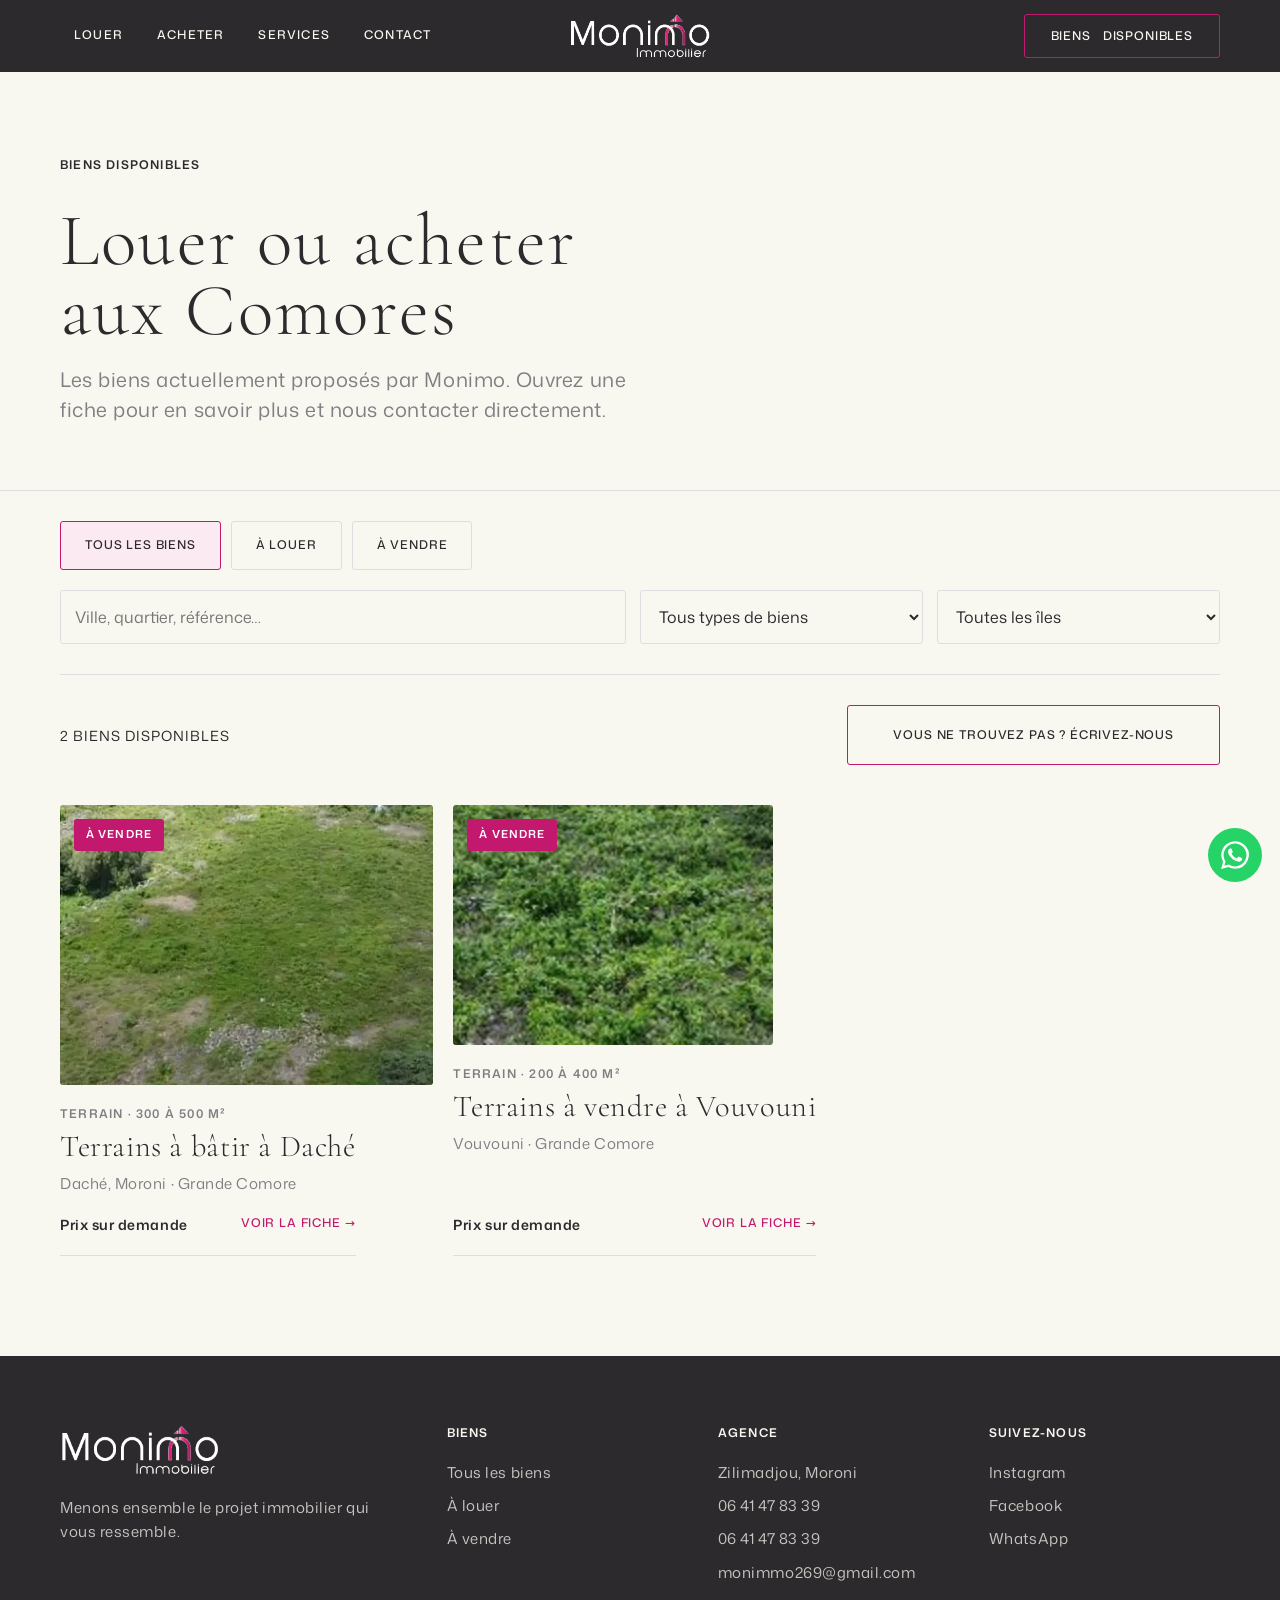
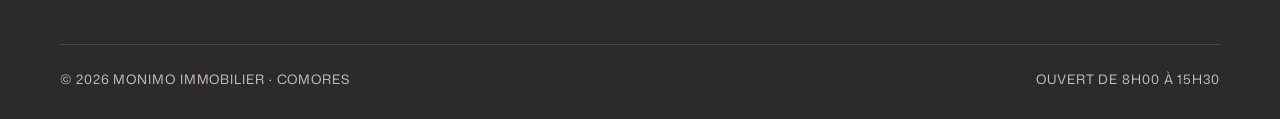
<file: biens.html>
<!doctype html>
<html lang="fr">
<head>
  <meta charset="utf-8">
  <meta name="viewport" content="width=device-width, initial-scale=1">
  <title>Biens disponibles — Monimo Immobilier, Comores</title>
  <meta name="description" content="Monimo Immobilier, agence immobilière à Moroni (Zilimadjou). Biens à louer et à vendre aux Comores : maisons, terrains, locaux commerciaux, entrepôts.">
  <link rel="icon" href="assets/img/logo-monimo.png" type="image/png">
  <link rel="stylesheet" href="assets/css/style.css">
</head>
<body>

  <header class="nav">
    <div class="container nav__inner">
      <button class="burger" type="button" aria-label="Menu" aria-expanded="false" aria-controls="nav-links">
        <svg viewBox="0 0 24 24" fill="none" stroke="currentColor" stroke-width="1.6" stroke-linecap="round"><path d="M4 7h16M4 12h16M4 17h16"/></svg>
      </button>
      <nav class="nav__links" id="nav-links" aria-label="Navigation principale">
        <a href="biens.html?type=location">Louer</a>
        <a href="biens.html?type=vente">Acheter</a>
        <a href="index.html#services">Services</a>
        <a href="index.html#contact">Contact</a>
      </nav>
      <a class="nav__logo" href="index.html" aria-label="Monimo Immobilier — accueil"><img src="assets/img/logo-monimo-blanc.png" alt="Monimo Immobilier"></a>
      <div class="nav__cta"><a class="btn" href="biens.html" aria-current="page">Biens<span class="long"> disponibles</span></a></div>
    </div>
  </header>

  <main>
    <section class="page-head">
      <div class="container">
        <span class="eyebrow">Biens disponibles</span>
        <h1 class="display">Louer ou acheter<br>aux Comores</h1>
        <p class="lead muted">Les biens actuellement proposés par Monimo. Ouvrez une fiche pour en savoir plus et nous contacter directement.</p>
      </div>
    </section>

    <div class="container">
      <div class="toolbar" role="search">
        <div class="tabs" role="tablist" aria-label="Type de transaction">
          <button type="button" role="tab" data-value="all">Tous les biens</button>
          <button type="button" role="tab" data-value="location">À louer</button>
          <button type="button" role="tab" data-value="vente">À vendre</button>
        </div>
        <div class="toolbar__row">
          <label><span class="sr-only">Recherche</span><input id="f-q" type="search" placeholder="Ville, quartier, référence…"></label>
          <label><span class="sr-only">Type de bien</span><select id="f-type"><option value="all">Tous types de biens</option></select></label>
          <label><span class="sr-only">Île</span><select id="f-ile"><option value="all">Toutes les îles</option></select></label>
        </div>
      </div>

      <div class="results">
        <span id="biens-count"></span>
        <a class="btn" target="_blank" rel="noopener" href="https://wa.me/33641478339?text=Bonjour%20Monimo%2C%20je%20cherche%20un%20bien%20%3A%20">Vous ne trouvez pas ? Écrivez-nous</a>
      </div>

      <div class="listings" id="biens-list" style="margin-bottom:100px"></div>
    </div>
  </main>

  <footer class="footer">
    <div class="container">
      <div class="footer__grid">
        <div>
          <img class="footer__logo" src="assets/img/logo-monimo-blanc.png" alt="Monimo Immobilier">
          <p>Menons ensemble le projet immobilier qui vous ressemble.</p>
        </div>
        <div>
          <h4>Biens</h4>
          <ul>
            <li><a href="biens.html">Tous les biens</a></li>
            <li><a href="biens.html?type=location">À louer</a></li>
            <li><a href="biens.html?type=vente">À vendre</a></li>
          </ul>
        </div>
        <div>
          <h4>Agence</h4>
          <ul>
            <li>Zilimadjou, Moroni</li>
            <li><a href="tel:+33641478339">06 41 47 83 39</a></li>
            <li><a href="tel:+33641478339">06 41 47 83 39</a></li>
            <li><a href="mailto:monimmo269@gmail.com">monimmo269@gmail.com</a></li>
          </ul>
        </div>
        <div>
          <h4>Suivez-nous</h4>
          <ul>
            <li><a href="https://www.instagram.com/monimo_comores/" target="_blank" rel="noopener">Instagram</a></li>
            <li><a href="https://www.facebook.com/p/Monimo-Immobilier-100064006390768/" target="_blank" rel="noopener">Facebook</a></li>
            <li><a href="https://wa.me/33641478339" target="_blank" rel="noopener">WhatsApp</a></li>
          </ul>
        </div>
      </div>
      <div class="footer__bottom">
        <span>© <span id="year">2026</span> Monimo Immobilier · Comores</span>
        <span>Ouvert de 8h00 à 15h30</span>
      </div>
    </div>
  </footer>

  <a class="wa-float" href="https://wa.me/33641478339" target="_blank" rel="noopener" aria-label="Écrire à Monimo sur WhatsApp">
    <svg viewBox="0 0 24 24" fill="currentColor"><path d="M17.5 14.4c-.3-.1-1.8-.9-2-1s-.5-.1-.7.2-.8 1-.9 1.1-.3.2-.6.1a8.2 8.2 0 0 1-2.4-1.5 9 9 0 0 1-1.7-2.1c-.2-.3 0-.5.1-.6l.4-.5.3-.5v-.5l-.9-2.2c-.2-.6-.5-.5-.7-.5h-.6a1.1 1.1 0 0 0-.8.4 3.4 3.4 0 0 0-1 2.5 5.9 5.9 0 0 0 1.2 3.1 13.4 13.4 0 0 0 5.2 4.6c1.9.8 2.7.9 3.6.7a3.1 3.1 0 0 0 2-1.4 2.5 2.5 0 0 0 .2-1.4c-.1-.1-.3-.2-.6-.4ZM12 21.8a9.9 9.9 0 0 1-5-1.4l-.4-.2-3.7 1 1-3.6-.2-.4A9.8 9.8 0 1 1 12 21.8Zm8.4-18.2A11.8 11.8 0 0 0 1.8 17.8L.1 24l6.3-1.7a11.8 11.8 0 0 0 5.6 1.4A11.8 11.8 0 0 0 20.4 3.6Z"/></svg>
  </a>

  <dialog class="modal" id="bien-modal" aria-label="Fiche du bien">
    <button class="modal__close" type="button" aria-label="Fermer">×</button>
    <div class="modal__content"></div>
  </dialog>

  <script src="assets/js/biens.js"></script>
  <script src="assets/js/main.js"></script>
</body>
</html>
</file>
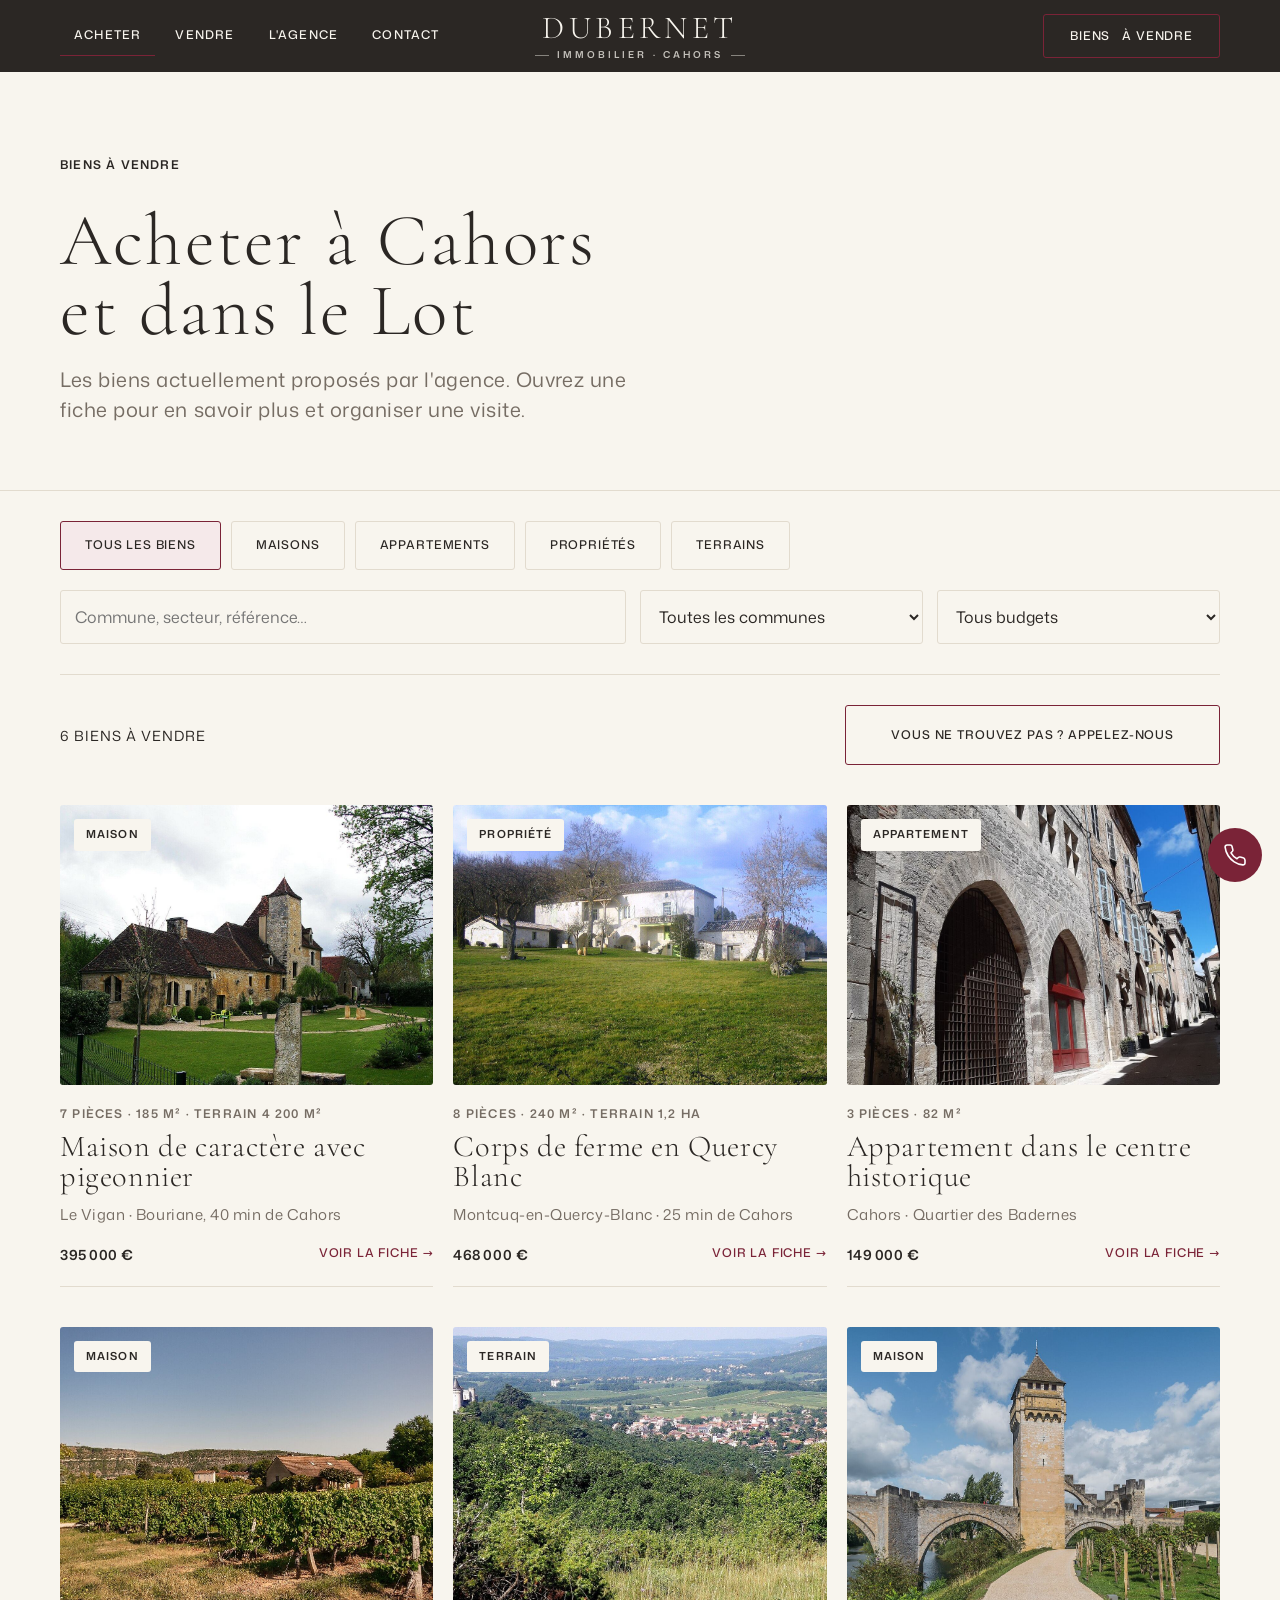
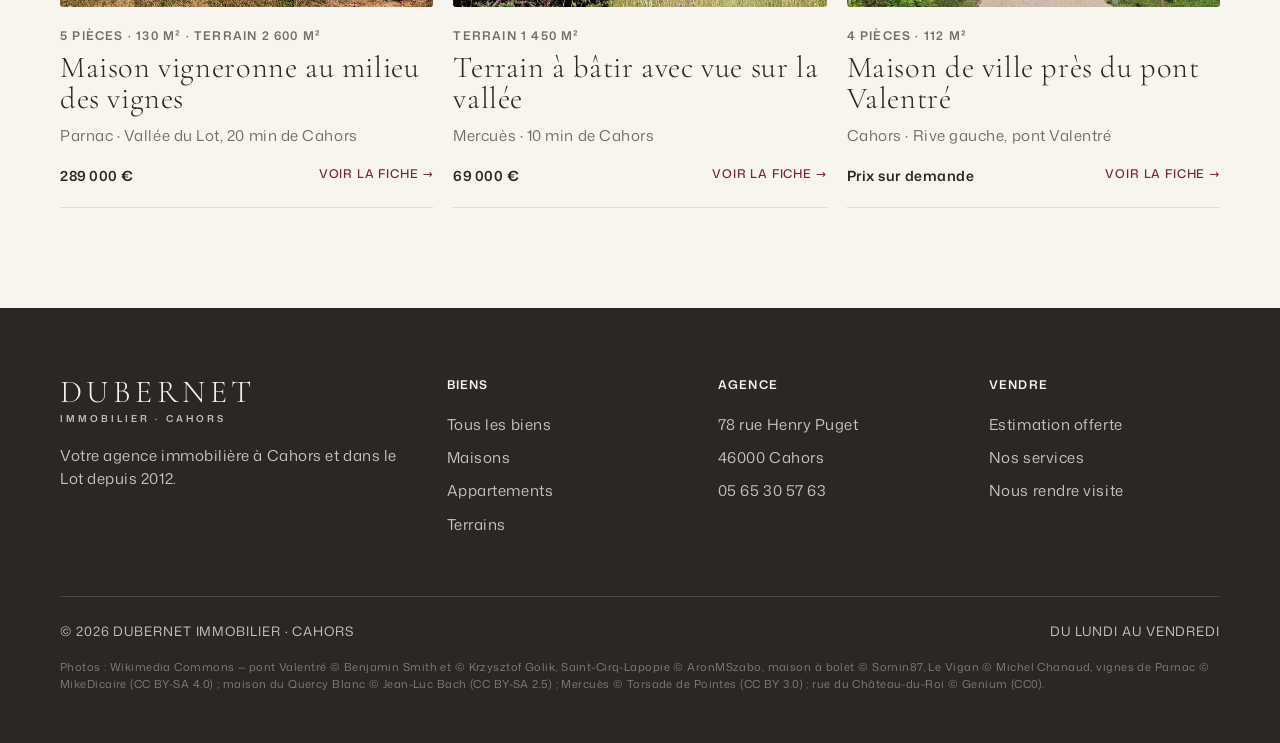
<file: dubernet/biens.html>
<!doctype html>
<html lang="fr">
<head>
  <meta charset="utf-8">
  <meta name="viewport" content="width=device-width, initial-scale=1">
  <title>Biens à vendre — Dubernet Immobilier, Cahors</title>
  <meta name="description" content="Dubernet Immobilier, agence immobilière au 78 rue Henry Puget à Cahors depuis 2012. Vente de maisons, appartements, propriétés et terrains dans le Lot, estimation de votre bien.">
  <link rel="icon" href="data:image/svg+xml,%3Csvg xmlns='http://www.w3.org/2000/svg' viewBox='0 0 64 64'%3E%3Crect width='64' height='64' rx='4' fill='%237A2337'/%3E%3Ctext x='32' y='45' font-family='Georgia,serif' font-size='38' text-anchor='middle' fill='%23F8F5EE'%3ED%3C/text%3E%3C/svg%3E">
  <link rel="stylesheet" href="assets/css/style.css">
</head>
<body>

  <header class="nav">
    <div class="container nav__inner">
      <button class="burger" type="button" aria-label="Menu" aria-expanded="false" aria-controls="nav-links">
        <svg viewBox="0 0 24 24" fill="none" stroke="currentColor" stroke-width="1.6" stroke-linecap="round"><path d="M4 7h16M4 12h16M4 17h16"/></svg>
      </button>
      <nav class="nav__links" id="nav-links" aria-label="Navigation principale">
        <a href="biens.html" aria-current="page">Acheter</a>
        <a href="index.html#vendre">Vendre</a>
        <a href="index.html#agence">L'agence</a>
        <a href="index.html#contact">Contact</a>
      </nav>
      <a class="nav__logo logo" href="index.html" aria-label="Dubernet Immobilier — accueil">
        <span class="logo__name">Dubernet</span>
        <span class="logo__sub">Immobilier · Cahors</span>
      </a>
      <div class="nav__cta"><a class="btn" href="biens.html">Biens<span class="long"> à vendre</span></a></div>
    </div>
  </header>

  <main>
    <section class="page-head">
      <div class="container">
        <span class="eyebrow">Biens à vendre</span>
        <h1 class="display">Acheter à Cahors<br>et dans le Lot</h1>
        <p class="lead muted">Les biens actuellement proposés par l'agence. Ouvrez une fiche pour en savoir plus et organiser une visite.</p>
      </div>
    </section>

    <div class="container">
      <div class="toolbar" role="search">
        <div class="tabs" role="tablist" aria-label="Type de bien">
          <button type="button" role="tab" data-value="all">Tous les biens</button>
          <button type="button" role="tab" data-value="Maison">Maisons</button>
          <button type="button" role="tab" data-value="Appartement">Appartements</button>
          <button type="button" role="tab" data-value="Propriété">Propriétés</button>
          <button type="button" role="tab" data-value="Terrain">Terrains</button>
        </div>
        <div class="toolbar__row">
          <label><span class="sr-only">Recherche</span><input id="f-q" type="search" placeholder="Commune, secteur, référence…"></label>
          <label><span class="sr-only">Commune</span><select id="f-commune"><option value="all">Toutes les communes</option></select></label>
          <label><span class="sr-only">Budget maximum</span><select id="f-budget">
            <option value="all">Tous budgets</option>
            <option value="150000">Jusqu'à 150 000 €</option>
            <option value="250000">Jusqu'à 250 000 €</option>
            <option value="350000">Jusqu'à 350 000 €</option>
            <option value="500000">Jusqu'à 500 000 €</option>
          </select></label>
        </div>
      </div>

      <div class="results">
        <span id="biens-count"></span>
        <a class="btn" href="tel:+33565305763">Vous ne trouvez pas ? Appelez-nous</a>
      </div>

      <div class="listings" id="biens-list" style="margin-bottom:100px"></div>
    </div>
  </main>

  <footer class="footer">
    <div class="container">
      <div class="footer__grid">
        <div>
          <span class="logo"><span class="logo__name">Dubernet</span><span class="logo__sub">Immobilier · Cahors</span></span>
          <p>Votre agence immobilière à Cahors et dans le Lot depuis 2012.</p>
        </div>
        <div>
          <h4>Biens</h4>
          <ul>
            <li><a href="biens.html">Tous les biens</a></li>
            <li><a href="biens.html?type=Maison">Maisons</a></li>
            <li><a href="biens.html?type=Appartement">Appartements</a></li>
            <li><a href="biens.html?type=Terrain">Terrains</a></li>
          </ul>
        </div>
        <div>
          <h4>Agence</h4>
          <ul>
            <li>78 rue Henry Puget</li>
            <li>46000 Cahors</li>
            <li><a href="tel:+33565305763">05 65 30 57 63</a></li>
          </ul>
        </div>
        <div>
          <h4>Vendre</h4>
          <ul>
            <li><a href="index.html#vendre">Estimation offerte</a></li>
            <li><a href="index.html#services">Nos services</a></li>
            <li><a href="index.html#contact">Nous rendre visite</a></li>
          </ul>
        </div>
      </div>
      <div class="footer__bottom">
        <span>© <span id="year">2026</span> Dubernet Immobilier · Cahors</span>
        <span>Du lundi au vendredi</span>
      </div>
      <p class="credits">Photos : Wikimedia Commons — pont Valentré © Benjamin Smith et © Krzysztof Golik, Saint-Cirq-Lapopie © AronMSzabo, maison à bolet © Sornin87, Le Vigan © Michel Chanaud, vignes de Parnac © MikeDicaire (CC BY-SA 4.0) ; maison du Quercy Blanc © Jean-Luc Bach (CC BY-SA 2.5) ; Mercuès © Torsade de Pointes (CC BY 3.0) ; rue du Château-du-Roi © Genium (CC0).</p>
    </div>
  </footer>

  <a class="call-float" href="tel:+33565305763" aria-label="Appeler Dubernet Immobilier">
    <svg viewBox="0 0 24 24" fill="none" stroke="currentColor" stroke-width="1.6" stroke-linecap="round" stroke-linejoin="round"><path d="M22 16.9v3a2 2 0 0 1-2.2 2 19.8 19.8 0 0 1-8.6-3.1 19.5 19.5 0 0 1-6-6A19.8 19.8 0 0 1 2.1 4.2 2 2 0 0 1 4.1 2h3a2 2 0 0 1 2 1.7c.1.9.4 1.8.7 2.7a2 2 0 0 1-.5 2.1L8 9.8a16 16 0 0 0 6 6l1.3-1.3a2 2 0 0 1 2.1-.4c.9.3 1.8.6 2.7.7a2 2 0 0 1 1.7 2z"/></svg>
  </a>

  <dialog class="modal" id="bien-modal" aria-label="Fiche du bien">
    <button class="modal__close" type="button" aria-label="Fermer">×</button>
    <div class="modal__content"></div>
  </dialog>

  <script src="assets/js/biens.js"></script>
  <script src="assets/js/main.js"></script>
</body>
</html>
</file>
<file: assets/css/style.css>
/* ==========================================================================
   Monimo Immobilier — Comores
   Direction artistique : style « Apollo » (Refero) — brochure éditoriale,
   toile crème, filets gris, serif ultra-fin, rayon 3px, pas d'ombres.
   Couleurs : charte Monimo (logo Instagram) — magenta + gris argent + taupe.
   ========================================================================== */
/* Polices hébergées localement (Google Fonts, licence OFL) */
@font-face { font-family: "Cormorant Garamond"; font-style: normal; font-weight: 300; font-display: swap; src: url("../fonts/cormorant-garamond-300.woff2") format("woff2"); }
@font-face { font-family: "Mona Sans"; font-style: normal; font-weight: 300 700; font-display: swap; src: url("../fonts/mona-sans.woff2") format("woff2"); }

:root {
  /* Charte Monimo */
  --magenta: #C2186E;        /* accent unique, rationné : CTA, état actif, logo */
  --magenta-deep: #A3185F;   /* titres display de marque, survol */
  --charcoal: #2D2A2E;       /* structure : texte, navigation, pied de page */
  --silver: #7F7F84;         /* gris du logo : textes secondaires */
  --taupe: #9C8A72;          /* surfaces secondaires */
  /* Surfaces & filets (Apollo) */
  --linen: #F9F8F0;          /* toile — jamais de blanc pur */
  --ash: #DDDEDF;            /* filets, bordures, séparateurs */
  --blush: #FBEAF2;          /* survols, encarts doux */
  --taupe-wash: #F1ECE3;     /* panneaux secondaires */

  --font-sans: "Mona Sans", "Inter", "DM Sans", system-ui, -apple-system, "Segoe UI", Roboto, sans-serif;
  --font-serif: "Cormorant Garamond", "Cormorant", "Libre Caslon Text", Georgia, serif;

  --radius: 3px;
  --max: 1200px;
  --section: 68px;
  --pad: 45px;
  --gap: 20px;
}

*, *::before, *::after { box-sizing: border-box; }
html { scroll-behavior: smooth; }
body {
  margin: 0;
  background: var(--linen);
  color: var(--charcoal);
  font-family: var(--font-sans);
  font-size: 18px;
  line-height: 1.55;
  letter-spacing: .03em;
  -webkit-font-smoothing: antialiased;
}
img { max-width: 100%; display: block; border-radius: var(--radius); }
a { color: inherit; text-decoration: none; }
button { font: inherit; letter-spacing: inherit; cursor: pointer; }
p { margin: 0 0 20px; }
.container { width: 100%; max-width: var(--max); margin: 0 auto; padding: 0 20px; }
.sr-only { position: absolute; width: 1px; height: 1px; overflow: hidden; clip: rect(0 0 0 0); white-space: nowrap; }

/* ---------- Typographie ---------- */
.display {
  font-family: var(--font-serif);
  font-weight: 300;
  font-size: clamp(2.6rem, 6.4vw, 4.6rem);
  line-height: .95;
  letter-spacing: .03em;
  margin: 0 0 30px;
}
.display--brand { color: var(--magenta-deep); }
.display-md {
  font-family: var(--font-serif);
  font-weight: 300;
  font-size: clamp(2.1rem, 4vw, 2.8rem);
  line-height: .97;
  letter-spacing: .03em;
  margin: 0 0 24px;
}
.eyebrow {
  display: block;
  font-size: 12px;
  font-weight: 600;
  text-transform: uppercase;
  letter-spacing: .1em;
  line-height: 1.84;
  margin-bottom: 30px;
}
.heading {
  font-family: var(--font-sans);
  font-weight: 500;
  font-size: clamp(1.45rem, 3vw, 2rem);
  line-height: 1.27;
  text-transform: uppercase;
  letter-spacing: .07em;
  margin: 0 0 24px;
}
.lead { font-size: 20px; line-height: 1.49; max-width: 600px; }
.muted { color: var(--silver); }

/* ---------- Boutons (rayon 3px, majuscules espacées) ---------- */
.btn {
  display: inline-flex; align-items: center; justify-content: center; gap: 12px;
  padding: 23px 45px;
  border: 1px solid var(--magenta);
  border-radius: var(--radius);
  background: transparent;
  color: var(--charcoal);
  font-size: 12px; font-weight: 500;
  text-transform: uppercase; letter-spacing: .07em; line-height: 1;
  transition: background .2s, color .2s, border-color .2s;
  text-align: center;
}
.btn:hover { background: var(--blush); }
.btn--solid { background: var(--magenta); color: #fff; }
.btn--solid:hover { background: var(--magenta-deep); border-color: var(--magenta-deep); }
.btn--light { border-color: var(--linen); color: var(--linen); padding: 17px 34px; }
.btn--light:hover { background: rgba(249,248,240,.12); }
.btn--big { padding: 26px 52px; font-size: 13px; }
.btn .arrow { transition: transform .2s; }
.btn:hover .arrow { transform: translateX(4px); }

/* ---------- Navigation ---------- */
.nav {
  position: sticky; top: 0; z-index: 50;
  background: var(--charcoal);
  color: var(--linen);
}
.nav__inner {
  display: grid; grid-template-columns: 1fr auto 1fr; align-items: center;
  min-height: 72px; gap: 20px;
}
.nav__links { display: flex; gap: 6px; flex-wrap: wrap; }
.nav__links a {
  padding: 10px 14px;
  font-size: 12px; font-weight: 500; text-transform: uppercase; letter-spacing: .1em;
  border-bottom: 1px solid transparent;
  transition: border-color .2s, color .2s;
}
.nav__links a:hover { color: #fff; border-bottom-color: rgba(249,248,240,.4); }
.nav__links a[aria-current="page"] { border-bottom-color: var(--magenta); }
.nav__logo img { height: 46px; width: auto; border-radius: 0; }
.nav__cta { justify-self: end; }
.nav__cta .btn { border-color: var(--magenta); color: var(--linen); padding: 15px 26px; }
.nav__cta .btn:hover { background: var(--magenta); }
.burger { display: none; background: none; border: 1px solid rgba(249,248,240,.4); border-radius: var(--radius); color: var(--linen); padding: 8px; justify-self: start; }
.burger svg { width: 22px; height: 22px; display: block; }

@media (max-width: 960px) {
  .nav__inner { grid-template-columns: auto 1fr auto; min-height: 64px; }
  .burger { display: block; }
  .nav__logo { justify-self: center; }
  .nav__logo img { height: 38px; }
  .nav__links {
    display: none;
    grid-column: 1 / -1; order: 3;
    flex-direction: column; gap: 0;
    border-top: 1px solid rgba(249,248,240,.15);
    padding: 8px 0 16px;
  }
  .nav__links.is-open { display: flex; }
  .nav__links a { padding: 14px 0; border-bottom: 1px solid rgba(249,248,240,.1); }
  .nav__cta .btn { padding: 12px 14px; font-size: 11px; }
}
@media (max-width: 420px) {
  .nav__cta .btn span.long { display: none; }
}

/* ---------- Hero plein cadre ---------- */
.hero {
  position: relative;
  min-height: min(86vh, 780px);
  display: grid; place-items: center;
  text-align: center;
  color: var(--linen);
  background: var(--charcoal) url("../img/hero.jpg") center / cover no-repeat;
}
.hero::before { content: ""; position: absolute; inset: 0; background: linear-gradient(180deg, rgba(45,42,46,.55), rgba(45,42,46,.7)); }
.hero__inner { position: relative; padding: 90px 20px; max-width: 900px; }
.hero .eyebrow { font-size: 14px; font-weight: 500; letter-spacing: .07em; margin-bottom: 20px; }
.hero .display { letter-spacing: .05em; }
.hero__lead { font-size: 20px; line-height: 1.49; max-width: 620px; margin: 0 auto 40px; opacity: .92; }
.hero__actions { display: flex; flex-wrap: wrap; gap: 14px; justify-content: center; }

/* ---------- Accès direct Louer / Acheter ---------- */
.paths { border-bottom: 1px solid var(--ash); }
.paths__grid { display: grid; grid-template-columns: 1fr 1fr; }
.path {
  display: flex; align-items: center; justify-content: space-between; gap: 20px;
  padding: 40px var(--pad);
  transition: background .2s;
}
.path + .path { border-left: 1px solid var(--ash); }
.path:hover { background: var(--blush); }
.path__label { font-size: 12px; font-weight: 600; text-transform: uppercase; letter-spacing: .1em; color: var(--silver); display: block; margin-bottom: 6px; }
.path__title { font-family: var(--font-serif); font-weight: 300; font-size: 2.4rem; line-height: 1; }
.path__arrow { font-size: 1.6rem; color: var(--magenta); transition: transform .2s; }
.path:hover .path__arrow { transform: translateX(6px); }
@media (max-width: 700px) {
  .paths__grid { grid-template-columns: 1fr; }
  .path { padding: 28px 20px; }
  .path + .path { border-left: 0; border-top: 1px solid var(--ash); }
}

/* ---------- Sections ---------- */
.section { padding: calc(var(--section) * 1.3) 0; }
.section + .section { border-top: 1px solid var(--ash); }
.section__head { display: flex; justify-content: space-between; align-items: flex-end; gap: 30px; flex-wrap: wrap; margin-bottom: 45px; }
.section__head .heading { margin: 0; }
.split { display: grid; grid-template-columns: 1fr 1fr; gap: clamp(40px, 8vw, 110px); align-items: center; }
.split--reverse .split__media { order: -1; }
.split__media img { width: 100%; aspect-ratio: 4 / 5; object-fit: cover; }
@media (max-width: 860px) {
  .split { grid-template-columns: 1fr; }
  .split--reverse .split__media { order: 0; }
  .split__media img { aspect-ratio: 16 / 11; }
}
.features { list-style: none; padding: 0; margin: 0 0 40px; display: grid; gap: 14px; }
.features li { position: relative; padding-left: 22px; line-height: 1.84; }
.features li::before { content: ""; position: absolute; left: 0; top: .78em; width: 6px; height: 6px; border-radius: 50%; background: var(--magenta); }

/* ---------- Services ---------- */
.services { display: grid; grid-template-columns: repeat(4, 1fr); border: 1px solid var(--ash); border-radius: var(--radius); }
.service { padding: var(--pad) 30px; }
.service + .service { border-left: 1px solid var(--ash); }
.service__num { font-family: var(--font-serif); font-weight: 300; font-size: 2.4rem; line-height: 1; color: var(--magenta); display: block; margin-bottom: 30px; }
.service h3 { font-size: 14px; font-weight: 600; text-transform: uppercase; letter-spacing: .1em; margin: 0 0 14px; }
.service p { font-size: 16px; color: var(--silver); margin: 0; }
@media (max-width: 1000px) {
  .services { grid-template-columns: 1fr 1fr; }
  .service:nth-child(3) { border-left: 0; }
  .service:nth-child(n+3) { border-top: 1px solid var(--ash); }
}
@media (max-width: 560px) {
  .services { grid-template-columns: 1fr; }
  .service + .service { border-left: 0; border-top: 1px solid var(--ash); }
}

/* ---------- Citation de marque ---------- */
.quote { text-align: center; padding: calc(var(--section) * 1.4) 0; border-top: 1px solid var(--ash); }
.quote .display { margin-bottom: 40px; }

/* ---------- Cartes de biens ---------- */
.listings { display: grid; grid-template-columns: repeat(auto-fill, minmax(320px, 1fr)); gap: 40px var(--gap); }
@media (max-width: 400px) { .listings { grid-template-columns: 1fr; } }
.listing {
  display: flex; flex-direction: column;
  background: transparent; border: 0; padding: 0; text-align: left; color: inherit;
}
.listing__media { position: relative; overflow: hidden; border-radius: var(--radius); aspect-ratio: 4 / 3; background: var(--taupe-wash); }
.listing__media img { width: 100%; height: 100%; object-fit: cover; border-radius: 0; transition: transform .6s; }
.listing:hover .listing__media img { transform: scale(1.04); }
.tag {
  position: absolute; top: 14px; left: 14px;
  padding: 7px 12px; border-radius: var(--radius);
  background: var(--linen); color: var(--charcoal);
  font-size: 11px; font-weight: 600; letter-spacing: .1em; text-transform: uppercase;
}
.tag--vente { background: var(--magenta); color: #fff; }
.listing__body { padding: 20px 0 0; border-bottom: 1px solid var(--ash); padding-bottom: 20px; flex: 1; display: flex; flex-direction: column; }
.listing__type { font-size: 12px; font-weight: 600; letter-spacing: .1em; text-transform: uppercase; color: var(--silver); margin-bottom: 8px; }
.listing__title { font-family: var(--font-serif); font-weight: 300; font-size: 1.9rem; line-height: 1; letter-spacing: .02em; margin: 0 0 10px; }
.listing__place { font-size: 15px; color: var(--silver); margin-bottom: 18px; }
.listing__foot { margin-top: auto; display: flex; justify-content: space-between; gap: 14px; flex-wrap: wrap; font-size: 14px; }
.listing__price { font-weight: 600; }
.listing__more { font-size: 12px; font-weight: 500; letter-spacing: .07em; text-transform: uppercase; color: var(--magenta); }

/* ---------- Propriétaires (panneau taupe) ---------- */
.panel { background: var(--taupe-wash); border-radius: var(--radius); padding: clamp(30px, 6vw, 68px); }

/* ---------- Contact ---------- */
.contact-list { display: grid; gap: 0; margin: 0 0 30px; border-top: 1px solid var(--ash); }
.contact-list div { display: grid; grid-template-columns: 150px 1fr; gap: 20px; padding: 18px 0; border-bottom: 1px solid var(--ash); }
.contact-list dt { font-size: 12px; font-weight: 600; letter-spacing: .1em; text-transform: uppercase; color: var(--silver); padding-top: 4px; }
.contact-list dd { margin: 0; }
.contact-list a:hover { color: var(--magenta); }
@media (max-width: 520px) { .contact-list div { grid-template-columns: 1fr; gap: 4px; } }
.form { display: grid; gap: 18px; border: 1px solid var(--ash); border-radius: var(--radius); padding: var(--pad); }
@media (max-width: 520px) { .form { padding: 26px 20px; } }
.form label { display: grid; gap: 8px; font-size: 12px; font-weight: 600; text-transform: uppercase; letter-spacing: .1em; }
.form input, .form select, .form textarea {
  font: inherit; font-size: 16px; text-transform: none; letter-spacing: .02em; font-weight: 400;
  padding: 14px; border: 1px solid var(--ash); border-radius: var(--radius);
  background: var(--linen); color: var(--charcoal);
}
.form input:focus, .form select:focus, .form textarea:focus { outline: 1px solid var(--magenta); border-color: var(--magenta); }
.form__row { display: grid; grid-template-columns: 1fr 1fr; gap: 18px; }
@media (max-width: 560px) { .form__row { grid-template-columns: 1fr; } }
.form small { font-size: 14px; color: var(--silver); }
.form small a { text-decoration: underline; }

/* ---------- Pied de page ---------- */
.footer { background: var(--charcoal); color: rgba(249,248,240,.75); padding: 68px 0 30px; font-size: 15px; }
.footer__grid { display: grid; grid-template-columns: 1.5fr 1fr 1fr 1fr; gap: 40px; }
@media (max-width: 860px) { .footer__grid { grid-template-columns: 1fr 1fr; } }
@media (max-width: 520px) { .footer__grid { grid-template-columns: 1fr; } }
.footer__logo { height: 52px; width: auto; border-radius: 0; margin-bottom: 20px; }
.footer h4 { color: var(--linen); font-size: 12px; font-weight: 600; letter-spacing: .1em; text-transform: uppercase; margin: 0 0 18px; }
.footer ul { list-style: none; padding: 0; margin: 0; display: grid; gap: 10px; }
.footer a:hover { color: #fff; }
.footer__bottom { margin-top: 60px; padding-top: 24px; border-top: 1px solid rgba(249,248,240,.15); display: flex; justify-content: space-between; flex-wrap: wrap; gap: 12px; font-size: 13px; letter-spacing: .07em; text-transform: uppercase; }

/* ---------- WhatsApp ---------- */
.wa-float {
  position: fixed; right: 18px; bottom: 18px; z-index: 60;
  width: 54px; height: 54px; border-radius: 50%;
  background: #25D366; color: #fff; display: grid; place-items: center;
}
.wa-float svg { width: 28px; height: 28px; }

/* ==========================================================================
   Page « Biens disponibles »
   ========================================================================== */
.page-head { padding: calc(var(--section) * 1.2) 0 45px; border-bottom: 1px solid var(--ash); }
.page-head .display { margin-bottom: 20px; }
.toolbar { display: grid; gap: 20px; padding: 30px 0; border-bottom: 1px solid var(--ash); }
.tabs { display: flex; flex-wrap: wrap; gap: 10px; }
.tabs button {
  padding: 14px 24px; border: 1px solid var(--ash); border-radius: var(--radius);
  background: transparent; color: var(--charcoal);
  font-size: 12px; font-weight: 500; letter-spacing: .07em; text-transform: uppercase;
}
.tabs button:hover { border-color: var(--charcoal); }
.tabs button[aria-selected="true"] { border-color: var(--magenta); background: var(--blush); }
.toolbar__row { display: grid; grid-template-columns: 2fr 1fr 1fr; gap: 14px; }
@media (max-width: 760px) { .toolbar__row { grid-template-columns: 1fr; } }
.toolbar input, .toolbar select {
  width: 100%; font: inherit; font-size: 16px; padding: 14px;
  border: 1px solid var(--ash); border-radius: var(--radius); background: var(--linen); color: var(--charcoal);
}
.toolbar input:focus, .toolbar select:focus { outline: 1px solid var(--magenta); border-color: var(--magenta); }
.results { display: flex; justify-content: space-between; align-items: center; gap: 20px; flex-wrap: wrap; margin: 30px 0 40px; font-size: 14px; letter-spacing: .07em; text-transform: uppercase; }
.empty { grid-column: 1 / -1; text-align: center; padding: 68px 20px; border: 1px solid var(--ash); border-radius: var(--radius); }
.empty .display-md { margin-bottom: 14px; }

/* ---------- Fiche bien ---------- */
.modal { border: 1px solid var(--ash); border-radius: var(--radius); padding: 0; width: min(980px, calc(100% - 32px)); max-height: calc(100% - 32px); background: var(--linen); color: var(--charcoal); }
.modal::backdrop { background: rgba(45,42,46,.7); }
.modal__grid { display: grid; grid-template-columns: 1.1fr 1fr; }
@media (max-width: 760px) { .modal__grid { grid-template-columns: 1fr; } }
.modal__media img { width: 100%; height: 100%; min-height: 280px; object-fit: cover; border-radius: 0; }
.modal__body { padding: var(--pad); }
@media (max-width: 520px) { .modal__body { padding: 28px 20px; } }
.modal__close { position: absolute; top: 12px; right: 12px; width: 42px; height: 42px; border: 1px solid var(--ash); border-radius: var(--radius); background: var(--linen); color: var(--charcoal); font-size: 1.4rem; line-height: 1; }
.specs { display: grid; margin: 24px 0; border-top: 1px solid var(--ash); }
.specs div { display: flex; justify-content: space-between; gap: 20px; padding: 12px 0; border-bottom: 1px solid var(--ash); font-size: 16px; }
.specs dt { font-size: 12px; font-weight: 600; letter-spacing: .1em; text-transform: uppercase; color: var(--silver); }
.specs dd { margin: 0; text-align: right; }
.modal__actions { display: grid; gap: 10px; margin-top: 30px; }
.modal__ref { font-size: 13px; color: var(--silver); margin: 18px 0 0; }

@media (max-width: 560px) {
  body { font-size: 17px; }
  .btn { padding: 20px 26px; }
  .btn--big { width: 100%; padding: 22px 20px; }
  .section { padding: var(--section) 0; }
}

/* ==========================================================================
   Animations : parallaxe & apparitions au défilement
   (actives seulement si le JavaScript tourne — classe .js-anim sur <html>)
   ========================================================================== */
.hero { overflow: hidden; isolation: isolate; }
.hero__bg {
  position: absolute; inset: -18% 0; z-index: -1;
  background: inherit;
  will-change: transform;
}
.js-anim .hero { background-image: none !important; }
.hero::before { z-index: 0; }
.hero__inner { z-index: 1; will-change: transform, opacity; }

/* Entrée du hero au chargement */
@keyframes monimoFadeUp {
  from { opacity: 0; transform: translateY(28px); }
  to   { opacity: 1; transform: none; }
}
@keyframes monimoZoomOut {
  from { transform: scale(1.12); }
  to   { transform: scale(1); }
}
.js-anim .hero__inner > * { animation: monimoFadeUp 1s cubic-bezier(.2,.7,.2,1) both; }
.js-anim .hero__inner > :nth-child(1) { animation-delay: .15s; }
.js-anim .hero__inner > :nth-child(2) { animation-delay: .3s; }
.js-anim .hero__inner > :nth-child(3) { animation-delay: .5s; }
.js-anim .hero__inner > :nth-child(4) { animation-delay: .7s; }
.js-anim .hero__zoom { animation: monimoZoomOut 2.4s cubic-bezier(.2,.7,.2,1) both; position: absolute; inset: 0; background: inherit; }

/* Apparition au défilement */
.js-anim [data-reveal] {
  opacity: 0;
  transform: translateY(32px);
  transition: opacity .9s ease, transform 1s cubic-bezier(.2,.7,.2,1);
  transition-delay: var(--d, 0ms);
}
.js-anim [data-reveal].is-visible { opacity: 1; transform: none; }

/* Cartes de biens : entrée en cascade (aussi après un changement de filtre) */
.js-anim .listing { animation: monimoFadeUp .8s cubic-bezier(.2,.7,.2,1) both; animation-delay: calc(var(--i, 0) * 110ms); }

/* Parallaxe à l'intérieur des photos de section */
.split__media { overflow: hidden; border-radius: var(--radius); }
.js-anim .split__media img { transform: translate3d(0, var(--py, 0px), 0) scale(1.14); will-change: transform; }

@media (prefers-reduced-motion: reduce) {
  .js-anim [data-reveal] { opacity: 1; transform: none; transition: none; }
  .js-anim .hero__inner > *, .js-anim .listing, .js-anim .hero__zoom { animation: none; }
  .js-anim .split__media img, .hero__bg, .hero__inner { transform: none !important; }
}

/* Cadrage de la photo « Propriétaires » : garder la main visible */
.panel .split__media img { object-position: 12% 50%; }
</file>
<file: dubernet/assets/css/style.css>
/* ==========================================================================
   Dubernet Immobilier — Cahors (Lot)
   Direction artistique : style « Apollo » (Refero) — brochure éditoriale,
   toile crème, filets fins, serif ultra-fin, rayon 3px, pas d'ombres.
   Couleurs : vin de Cahors (« vin noir ») + pierre calcaire du Quercy.
   ========================================================================== */
/* Polices hébergées localement (Google Fonts, licence OFL) */
@font-face { font-family: "Cormorant Garamond"; font-style: normal; font-weight: 300; font-display: swap; src: url("../fonts/cormorant-garamond-300.woff2") format("woff2"); }
@font-face { font-family: "Mona Sans"; font-style: normal; font-weight: 300 700; font-display: swap; src: url("../fonts/mona-sans.woff2") format("woff2"); }

:root {
  /* Charte Dubernet */
  --magenta: #7A2337;        /* vin de Cahors — accent unique, rationné : CTA, état actif */
  --magenta-deep: #5C1828;   /* titres display de marque, survol */
  --charcoal: #2B2724;       /* structure : texte, navigation, pied de page */
  --silver: #766D64;         /* textes secondaires (gris pierre) */
  --taupe: #B49A6E;          /* ocre du causse : détails */
  /* Surfaces & filets (Apollo) */
  --linen: #F8F5EE;          /* toile calcaire — jamais de blanc pur */
  --ash: #E2DBCE;            /* filets, bordures, séparateurs */
  --blush: #F5E9EA;          /* survols, encarts doux */
  --taupe-wash: #EFE8DA;     /* panneaux secondaires */

  --font-sans: "Mona Sans", "Inter", "DM Sans", system-ui, -apple-system, "Segoe UI", Roboto, sans-serif;
  --font-serif: "Cormorant Garamond", "Cormorant", "Libre Caslon Text", Georgia, serif;

  --radius: 3px;
  --max: 1200px;
  --section: 68px;
  --pad: 45px;
  --gap: 20px;
}

*, *::before, *::after { box-sizing: border-box; }
html { scroll-behavior: smooth; }
body {
  margin: 0;
  background: var(--linen);
  color: var(--charcoal);
  font-family: var(--font-sans);
  font-size: 18px;
  line-height: 1.55;
  letter-spacing: .03em;
  -webkit-font-smoothing: antialiased;
}
img { max-width: 100%; display: block; border-radius: var(--radius); }
a { color: inherit; text-decoration: none; }
button { font: inherit; letter-spacing: inherit; cursor: pointer; }
p { margin: 0 0 20px; }
.container { width: 100%; max-width: var(--max); margin: 0 auto; padding: 0 20px; }
.sr-only { position: absolute; width: 1px; height: 1px; overflow: hidden; clip: rect(0 0 0 0); white-space: nowrap; }

/* ---------- Typographie ---------- */
.display {
  font-family: var(--font-serif);
  font-weight: 300;
  font-size: clamp(2.6rem, 6.4vw, 4.6rem);
  line-height: .95;
  letter-spacing: .03em;
  margin: 0 0 30px;
}
.display--brand { color: var(--magenta-deep); }
.display-md {
  font-family: var(--font-serif);
  font-weight: 300;
  font-size: clamp(2.1rem, 4vw, 2.8rem);
  line-height: .97;
  letter-spacing: .03em;
  margin: 0 0 24px;
}
.eyebrow {
  display: block;
  font-size: 12px;
  font-weight: 600;
  text-transform: uppercase;
  letter-spacing: .1em;
  line-height: 1.84;
  margin-bottom: 30px;
}
.heading {
  font-family: var(--font-sans);
  font-weight: 500;
  font-size: clamp(1.45rem, 3vw, 2rem);
  line-height: 1.27;
  text-transform: uppercase;
  letter-spacing: .07em;
  margin: 0 0 24px;
}
.lead { font-size: 20px; line-height: 1.49; max-width: 600px; }
.muted { color: var(--silver); }

/* ---------- Boutons (rayon 3px, majuscules espacées) ---------- */
.btn {
  display: inline-flex; align-items: center; justify-content: center; gap: 12px;
  padding: 23px 45px;
  border: 1px solid var(--magenta);
  border-radius: var(--radius);
  background: transparent;
  color: var(--charcoal);
  font-size: 12px; font-weight: 500;
  text-transform: uppercase; letter-spacing: .07em; line-height: 1;
  transition: background .2s, color .2s, border-color .2s;
  text-align: center;
}
.btn:hover { background: var(--blush); }
.btn--solid { background: var(--magenta); color: #fff; }
.btn--solid:hover { background: var(--magenta-deep); border-color: var(--magenta-deep); }
.btn--light { border-color: var(--linen); color: var(--linen); padding: 17px 34px; }
.btn--light:hover { background: rgba(249,248,240,.12); }
.btn--big { padding: 26px 52px; font-size: 13px; }
.btn .arrow { transition: transform .2s; }
.btn:hover .arrow { transform: translateX(4px); }

/* ---------- Navigation ---------- */
.nav {
  position: sticky; top: 0; z-index: 50;
  background: var(--charcoal);
  color: var(--linen);
}
.nav__inner {
  display: grid; grid-template-columns: 1fr auto 1fr; align-items: center;
  min-height: 72px; gap: 20px;
}
.nav__links { display: flex; gap: 6px; flex-wrap: wrap; }
.nav__links a {
  padding: 10px 14px;
  font-size: 12px; font-weight: 500; text-transform: uppercase; letter-spacing: .1em;
  border-bottom: 1px solid transparent;
  transition: border-color .2s, color .2s;
}
.nav__links a:hover { color: #fff; border-bottom-color: rgba(249,248,240,.4); }
.nav__links a[aria-current="page"] { border-bottom-color: var(--magenta); }
.nav__logo img { height: 46px; width: auto; border-radius: 0; }
.nav__cta { justify-self: end; }
.nav__cta .btn { border-color: var(--magenta); color: var(--linen); padding: 15px 26px; }
.nav__cta .btn:hover { background: var(--magenta); }
.burger { display: none; background: none; border: 1px solid rgba(249,248,240,.4); border-radius: var(--radius); color: var(--linen); padding: 8px; justify-self: start; }
.burger svg { width: 22px; height: 22px; display: block; }

@media (max-width: 960px) {
  .nav__inner { grid-template-columns: auto 1fr auto; min-height: 64px; }
  .burger { display: block; }
  .nav__logo { justify-self: center; }
  .nav__logo img { height: 38px; }
  .nav__links {
    display: none;
    grid-column: 1 / -1; order: 3;
    flex-direction: column; gap: 0;
    border-top: 1px solid rgba(249,248,240,.15);
    padding: 8px 0 16px;
  }
  .nav__links.is-open { display: flex; }
  .nav__links a { padding: 14px 0; border-bottom: 1px solid rgba(249,248,240,.1); }
  .nav__cta .btn { padding: 12px 14px; font-size: 11px; }
}
@media (max-width: 420px) {
  .nav__cta .btn span.long { display: none; }
}

/* ---------- Hero plein cadre ---------- */
.hero {
  position: relative;
  min-height: min(86vh, 780px);
  display: grid; place-items: center;
  text-align: center;
  color: var(--linen);
  background: var(--charcoal) url("../img/hero-pont-valentre.jpg") center / cover no-repeat;
}
.hero::before { content: ""; position: absolute; inset: 0; background: linear-gradient(180deg, rgba(43,39,36,.55), rgba(43,39,36,.7)); }
.hero__inner { position: relative; padding: 90px 20px; max-width: 900px; }
.hero .eyebrow { font-size: 14px; font-weight: 500; letter-spacing: .07em; margin-bottom: 20px; }
.hero .display { letter-spacing: .05em; }
.hero__lead { font-size: 20px; line-height: 1.49; max-width: 620px; margin: 0 auto 40px; opacity: .92; }
.hero__actions { display: flex; flex-wrap: wrap; gap: 14px; justify-content: center; }

/* ---------- Accès direct Louer / Acheter ---------- */
.paths { border-bottom: 1px solid var(--ash); }
.paths__grid { display: grid; grid-template-columns: 1fr 1fr; }
.path {
  display: flex; align-items: center; justify-content: space-between; gap: 20px;
  padding: 40px var(--pad);
  transition: background .2s;
}
.path + .path { border-left: 1px solid var(--ash); }
.path:hover { background: var(--blush); }
.path__label { font-size: 12px; font-weight: 600; text-transform: uppercase; letter-spacing: .1em; color: var(--silver); display: block; margin-bottom: 6px; }
.path__title { font-family: var(--font-serif); font-weight: 300; font-size: 2.4rem; line-height: 1; }
.path__arrow { font-size: 1.6rem; color: var(--magenta); transition: transform .2s; }
.path:hover .path__arrow { transform: translateX(6px); }
@media (max-width: 700px) {
  .paths__grid { grid-template-columns: 1fr; }
  .path { padding: 28px 20px; }
  .path + .path { border-left: 0; border-top: 1px solid var(--ash); }
}

/* ---------- Sections ---------- */
.section { padding: calc(var(--section) * 1.3) 0; }
.section + .section { border-top: 1px solid var(--ash); }
.section__head { display: flex; justify-content: space-between; align-items: flex-end; gap: 30px; flex-wrap: wrap; margin-bottom: 45px; }
.section__head .heading { margin: 0; }
.split { display: grid; grid-template-columns: 1fr 1fr; gap: clamp(40px, 8vw, 110px); align-items: center; }
.split--reverse .split__media { order: -1; }
.split__media img { width: 100%; aspect-ratio: 4 / 5; object-fit: cover; }
@media (max-width: 860px) {
  .split { grid-template-columns: 1fr; }
  .split--reverse .split__media { order: 0; }
  .split__media img { aspect-ratio: 16 / 11; }
}
.features { list-style: none; padding: 0; margin: 0 0 40px; display: grid; gap: 14px; }
.features li { position: relative; padding-left: 22px; line-height: 1.84; }
.features li::before { content: ""; position: absolute; left: 0; top: .78em; width: 6px; height: 6px; border-radius: 50%; background: var(--magenta); }

/* ---------- Services ---------- */
.services { display: grid; grid-template-columns: repeat(4, 1fr); border: 1px solid var(--ash); border-radius: var(--radius); }
.service { padding: var(--pad) 30px; }
.service + .service { border-left: 1px solid var(--ash); }
.service__num { font-family: var(--font-serif); font-weight: 300; font-size: 2.4rem; line-height: 1; color: var(--magenta); display: block; margin-bottom: 30px; }
.service h3 { font-size: 14px; font-weight: 600; text-transform: uppercase; letter-spacing: .1em; margin: 0 0 14px; }
.service p { font-size: 16px; color: var(--silver); margin: 0; }
@media (max-width: 1000px) {
  .services { grid-template-columns: 1fr 1fr; }
  .service:nth-child(3) { border-left: 0; }
  .service:nth-child(n+3) { border-top: 1px solid var(--ash); }
}
@media (max-width: 560px) {
  .services { grid-template-columns: 1fr; }
  .service + .service { border-left: 0; border-top: 1px solid var(--ash); }
}

/* ---------- Citation de marque ---------- */
.quote { text-align: center; padding: calc(var(--section) * 1.4) 0; border-top: 1px solid var(--ash); }
.quote .display { margin-bottom: 40px; }

/* ---------- Cartes de biens ---------- */
.listings { display: grid; grid-template-columns: repeat(auto-fill, minmax(320px, 1fr)); gap: 40px var(--gap); }
@media (max-width: 400px) { .listings { grid-template-columns: 1fr; } }
.listing {
  display: flex; flex-direction: column;
  background: transparent; border: 0; padding: 0; text-align: left; color: inherit;
}
.listing__media { position: relative; overflow: hidden; border-radius: var(--radius); aspect-ratio: 4 / 3; background: var(--taupe-wash); }
.listing__media img { width: 100%; height: 100%; object-fit: cover; border-radius: 0; transition: transform .6s; }
.listing:hover .listing__media img { transform: scale(1.04); }
.tag {
  position: absolute; top: 14px; left: 14px;
  padding: 7px 12px; border-radius: var(--radius);
  background: var(--linen); color: var(--charcoal);
  font-size: 11px; font-weight: 600; letter-spacing: .1em; text-transform: uppercase;
}
.tag--vente { background: var(--magenta); color: #fff; }
.listing__body { padding: 20px 0 0; border-bottom: 1px solid var(--ash); padding-bottom: 20px; flex: 1; display: flex; flex-direction: column; }
.listing__type { font-size: 12px; font-weight: 600; letter-spacing: .1em; text-transform: uppercase; color: var(--silver); margin-bottom: 8px; }
.listing__title { font-family: var(--font-serif); font-weight: 300; font-size: 1.9rem; line-height: 1; letter-spacing: .02em; margin: 0 0 10px; }
.listing__place { font-size: 15px; color: var(--silver); margin-bottom: 18px; }
.listing__foot { margin-top: auto; display: flex; justify-content: space-between; gap: 14px; flex-wrap: wrap; font-size: 14px; }
.listing__price { font-weight: 600; }
.listing__more { font-size: 12px; font-weight: 500; letter-spacing: .07em; text-transform: uppercase; color: var(--magenta); }

/* ---------- Propriétaires (panneau taupe) ---------- */
.panel { background: var(--taupe-wash); border-radius: var(--radius); padding: clamp(30px, 6vw, 68px); }

/* ---------- Contact ---------- */
.contact-list { display: grid; gap: 0; margin: 0 0 30px; border-top: 1px solid var(--ash); }
.contact-list div { display: grid; grid-template-columns: 150px 1fr; gap: 20px; padding: 18px 0; border-bottom: 1px solid var(--ash); }
.contact-list dt { font-size: 12px; font-weight: 600; letter-spacing: .1em; text-transform: uppercase; color: var(--silver); padding-top: 4px; }
.contact-list dd { margin: 0; }
.contact-list a:hover { color: var(--magenta); }
@media (max-width: 520px) { .contact-list div { grid-template-columns: 1fr; gap: 4px; } }
.form { display: grid; gap: 18px; border: 1px solid var(--ash); border-radius: var(--radius); padding: var(--pad); }
@media (max-width: 520px) { .form { padding: 26px 20px; } }
.form label { display: grid; gap: 8px; font-size: 12px; font-weight: 600; text-transform: uppercase; letter-spacing: .1em; }
.form input, .form select, .form textarea {
  font: inherit; font-size: 16px; text-transform: none; letter-spacing: .02em; font-weight: 400;
  padding: 14px; border: 1px solid var(--ash); border-radius: var(--radius);
  background: var(--linen); color: var(--charcoal);
}
.form input:focus, .form select:focus, .form textarea:focus { outline: 1px solid var(--magenta); border-color: var(--magenta); }
.form__row { display: grid; grid-template-columns: 1fr 1fr; gap: 18px; }
@media (max-width: 560px) { .form__row { grid-template-columns: 1fr; } }
.form small { font-size: 14px; color: var(--silver); }
.form small a { text-decoration: underline; }

/* ---------- Pied de page ---------- */
.footer { background: var(--charcoal); color: rgba(249,248,240,.75); padding: 68px 0 30px; font-size: 15px; }
.footer__grid { display: grid; grid-template-columns: 1.5fr 1fr 1fr 1fr; gap: 40px; }
@media (max-width: 860px) { .footer__grid { grid-template-columns: 1fr 1fr; } }
@media (max-width: 520px) { .footer__grid { grid-template-columns: 1fr; } }
.footer__logo { height: 52px; width: auto; border-radius: 0; margin-bottom: 20px; }
.footer h4 { color: var(--linen); font-size: 12px; font-weight: 600; letter-spacing: .1em; text-transform: uppercase; margin: 0 0 18px; }
.footer ul { list-style: none; padding: 0; margin: 0; display: grid; gap: 10px; }
.footer a:hover { color: #fff; }
.footer__bottom { margin-top: 60px; padding-top: 24px; border-top: 1px solid rgba(249,248,240,.15); display: flex; justify-content: space-between; flex-wrap: wrap; gap: 12px; font-size: 13px; letter-spacing: .07em; text-transform: uppercase; }

/* ---------- WhatsApp ---------- */
.wa-float {
  position: fixed; right: 18px; bottom: 18px; z-index: 60;
  width: 54px; height: 54px; border-radius: 50%;
  background: #25D366; color: #fff; display: grid; place-items: center;
}
.wa-float svg { width: 28px; height: 28px; }

/* ==========================================================================
   Page « Biens disponibles »
   ========================================================================== */
.page-head { padding: calc(var(--section) * 1.2) 0 45px; border-bottom: 1px solid var(--ash); }
.page-head .display { margin-bottom: 20px; }
.toolbar { display: grid; gap: 20px; padding: 30px 0; border-bottom: 1px solid var(--ash); }
.tabs { display: flex; flex-wrap: wrap; gap: 10px; }
.tabs button {
  padding: 14px 24px; border: 1px solid var(--ash); border-radius: var(--radius);
  background: transparent; color: var(--charcoal);
  font-size: 12px; font-weight: 500; letter-spacing: .07em; text-transform: uppercase;
}
.tabs button:hover { border-color: var(--charcoal); }
.tabs button[aria-selected="true"] { border-color: var(--magenta); background: var(--blush); }
.toolbar__row { display: grid; grid-template-columns: 2fr 1fr 1fr; gap: 14px; }
@media (max-width: 760px) { .toolbar__row { grid-template-columns: 1fr; } }
.toolbar input, .toolbar select {
  width: 100%; font: inherit; font-size: 16px; padding: 14px;
  border: 1px solid var(--ash); border-radius: var(--radius); background: var(--linen); color: var(--charcoal);
}
.toolbar input:focus, .toolbar select:focus { outline: 1px solid var(--magenta); border-color: var(--magenta); }
.results { display: flex; justify-content: space-between; align-items: center; gap: 20px; flex-wrap: wrap; margin: 30px 0 40px; font-size: 14px; letter-spacing: .07em; text-transform: uppercase; }
.empty { grid-column: 1 / -1; text-align: center; padding: 68px 20px; border: 1px solid var(--ash); border-radius: var(--radius); }
.empty .display-md { margin-bottom: 14px; }

/* ---------- Fiche bien ---------- */
.modal { border: 1px solid var(--ash); border-radius: var(--radius); padding: 0; width: min(980px, calc(100% - 32px)); max-height: calc(100% - 32px); background: var(--linen); color: var(--charcoal); }
.modal::backdrop { background: rgba(43,39,36,.7); }
.modal__grid { display: grid; grid-template-columns: 1.1fr 1fr; }
@media (max-width: 760px) { .modal__grid { grid-template-columns: 1fr; } }
.modal__media img { width: 100%; height: 100%; min-height: 280px; object-fit: cover; border-radius: 0; }
.modal__body { padding: var(--pad); }
@media (max-width: 520px) { .modal__body { padding: 28px 20px; } }
.modal__close { position: absolute; top: 12px; right: 12px; width: 42px; height: 42px; border: 1px solid var(--ash); border-radius: var(--radius); background: var(--linen); color: var(--charcoal); font-size: 1.4rem; line-height: 1; }
.specs { display: grid; margin: 24px 0; border-top: 1px solid var(--ash); }
.specs div { display: flex; justify-content: space-between; gap: 20px; padding: 12px 0; border-bottom: 1px solid var(--ash); font-size: 16px; }
.specs dt { font-size: 12px; font-weight: 600; letter-spacing: .1em; text-transform: uppercase; color: var(--silver); }
.specs dd { margin: 0; text-align: right; }
.modal__actions { display: grid; gap: 10px; margin-top: 30px; }
.modal__ref { font-size: 13px; color: var(--silver); margin: 18px 0 0; }

@media (max-width: 560px) {
  body { font-size: 17px; }
  .btn { padding: 20px 26px; }
  .btn--big { width: 100%; padding: 22px 20px; }
  .section { padding: var(--section) 0; }
}

/* ==========================================================================
   Animations : parallaxe & apparitions au défilement
   (actives seulement si le JavaScript tourne — classe .js-anim sur <html>)
   ========================================================================== */
.hero { overflow: hidden; isolation: isolate; }
.hero__bg {
  position: absolute; inset: -18% 0; z-index: -1;
  background: inherit;
  will-change: transform;
}
.js-anim .hero { background-image: none !important; }
.hero::before { z-index: 0; }
.hero__inner { z-index: 1; will-change: transform, opacity; }

/* Entrée du hero au chargement */
@keyframes dbFadeUp {
  from { opacity: 0; transform: translateY(28px); }
  to   { opacity: 1; transform: none; }
}
@keyframes dbZoomOut {
  from { transform: scale(1.12); }
  to   { transform: scale(1); }
}
.js-anim .hero__inner > * { animation: dbFadeUp 1s cubic-bezier(.2,.7,.2,1) both; }
.js-anim .hero__inner > :nth-child(1) { animation-delay: .15s; }
.js-anim .hero__inner > :nth-child(2) { animation-delay: .3s; }
.js-anim .hero__inner > :nth-child(3) { animation-delay: .5s; }
.js-anim .hero__inner > :nth-child(4) { animation-delay: .7s; }
.js-anim .hero__zoom { animation: dbZoomOut 2.4s cubic-bezier(.2,.7,.2,1) both; position: absolute; inset: 0; background: inherit; }

/* Apparition au défilement */
.js-anim [data-reveal] {
  opacity: 0;
  transform: translateY(32px);
  transition: opacity .9s ease, transform 1s cubic-bezier(.2,.7,.2,1);
  transition-delay: var(--d, 0ms);
}
.js-anim [data-reveal].is-visible { opacity: 1; transform: none; }

/* Cartes de biens : entrée en cascade (aussi après un changement de filtre) */
.js-anim .listing { animation: dbFadeUp .8s cubic-bezier(.2,.7,.2,1) both; animation-delay: calc(var(--i, 0) * 110ms); }

/* Parallaxe à l'intérieur des photos de section */
.split__media { overflow: hidden; border-radius: var(--radius); }
.js-anim .split__media img { transform: translate3d(0, var(--py, 0px), 0) scale(1.14); will-change: transform; }

@media (prefers-reduced-motion: reduce) {
  .js-anim [data-reveal] { opacity: 1; transform: none; transition: none; }
  .js-anim .hero__inner > *, .js-anim .listing, .js-anim .hero__zoom { animation: none; }
  .js-anim .split__media img, .hero__bg, .hero__inner { transform: none !important; }
}


/* ==========================================================================
   Spécifique Dubernet
   ========================================================================== */
/* Logo typographique */
.logo { display: grid; justify-items: center; line-height: 1; color: var(--linen); text-align: center; }
.logo__name { font-family: var(--font-serif); font-weight: 300; font-size: 2rem; letter-spacing: .14em; text-transform: uppercase; }
.logo__sub { margin-top: 6px; font-size: 9.5px; font-weight: 600; letter-spacing: .32em; text-transform: uppercase; opacity: .75; }
.logo__sub::before, .logo__sub::after { content: ""; display: inline-block; width: 14px; height: 1px; background: currentColor; vertical-align: middle; margin: 0 8px; opacity: .6; }
@media (max-width: 960px) { .logo__name { font-size: 1.55rem; } .logo__sub { font-size: 8.5px; letter-spacing: .24em; } }
.footer .logo { justify-items: start; text-align: left; margin-bottom: 20px; }
.footer .logo__sub::before, .footer .logo__sub::after { display: none; }

/* Chiffres clés */
.stats { display: grid; grid-template-columns: repeat(3, 1fr); border-bottom: 1px solid var(--ash); }
.stat { padding: 34px var(--pad); }
.stat + .stat { border-left: 1px solid var(--ash); }
.stat__value { font-family: var(--font-serif); font-weight: 300; font-size: 2.8rem; line-height: 1; color: var(--magenta); display: block; margin-bottom: 8px; }
.stat__label { font-size: 12px; font-weight: 600; letter-spacing: .1em; text-transform: uppercase; color: var(--silver); }
@media (max-width: 700px) {
  .stats { grid-template-columns: 1fr; }
  .stat { padding: 24px 20px; }
  .stat + .stat { border-left: 0; border-top: 1px solid var(--ash); }
}

/* Bandeau parallaxe plein cadre (Saint-Cirq-Lapopie) */
.band {
  position: relative; overflow: hidden; isolation: isolate;
  min-height: min(78vh, 680px);
  display: grid; place-items: center; text-align: center;
  color: var(--linen);
  background: var(--charcoal) url("../img/saint-cirq-lapopie.jpg") center / cover no-repeat;
}
.band::before { content: ""; position: absolute; inset: 0; z-index: 0; background: linear-gradient(180deg, rgba(43,39,36,.5), rgba(43,39,36,.72)); }
.band__bg { position: absolute; inset: -25% 0; z-index: -1; background: inherit; background-size: cover; background-position: center; will-change: transform; }
.js-anim .band { background-image: none !important; }
.band__inner { position: relative; z-index: 1; padding: 90px 20px; max-width: 860px; will-change: transform; }
.band .eyebrow { margin-bottom: 20px; }
.band .display { margin-bottom: 24px; }
.band p { font-size: 20px; line-height: 1.49; opacity: .92; margin: 0 auto 34px; max-width: 620px; }

/* Défilé des communes */
.towns { overflow: hidden; border-bottom: 1px solid var(--ash); padding: 26px 0; white-space: nowrap; }
.towns__track { display: inline-flex; gap: 46px; padding-left: 46px; font-family: var(--font-serif); font-weight: 300; font-size: 2rem; line-height: 1; color: var(--charcoal); will-change: transform; }
.towns__track span::after { content: "·"; margin-left: 46px; color: var(--magenta); }

/* Carte */
.map { border: 1px solid var(--ash); border-radius: var(--radius); overflow: hidden; aspect-ratio: 4 / 3.4; background: var(--taupe-wash); }
.map iframe { width: 100%; height: 100%; border: 0; display: block; filter: grayscale(.35) sepia(.12); }
.hours { width: 100%; border-collapse: collapse; }
.hours td { padding: 4px 0; }
.hours td + td { text-align: right; }

/* Étiquette DPE sur la fiche */
.dpe { display: inline-grid; place-items: center; width: 26px; height: 26px; border-radius: var(--radius); color: #fff; font-size: 13px; font-weight: 700; letter-spacing: 0; }
.dpe--A { background: #2F8F4E; } .dpe--B { background: #4FA348; } .dpe--C { background: #A7C23B; color: var(--charcoal); }
.dpe--D { background: #F2D33A; color: var(--charcoal); } .dpe--E { background: #EFA43A; } .dpe--F { background: #E5642F; } .dpe--G { background: #D12A2A; }

/* Bouton fixe d'appel */
.call-float {
  position: fixed; right: 18px; bottom: 18px; z-index: 60;
  width: 54px; height: 54px; border-radius: 50%;
  background: var(--magenta); color: #fff; display: grid; place-items: center;
}
.call-float:hover { background: var(--magenta-deep); }
.call-float svg { width: 24px; height: 24px; }

/* Crédits photos */
.credits { margin-top: 18px; font-size: 11px; letter-spacing: .04em; text-transform: none; opacity: .55; }
.credits a { text-decoration: underline; }

/* Cadrages */
.panel .split__media img { object-position: 50% 60%; }
@media (prefers-reduced-motion: reduce) {
  .band__bg, .band__inner, .towns__track { transform: none !important; }
}
</file>
